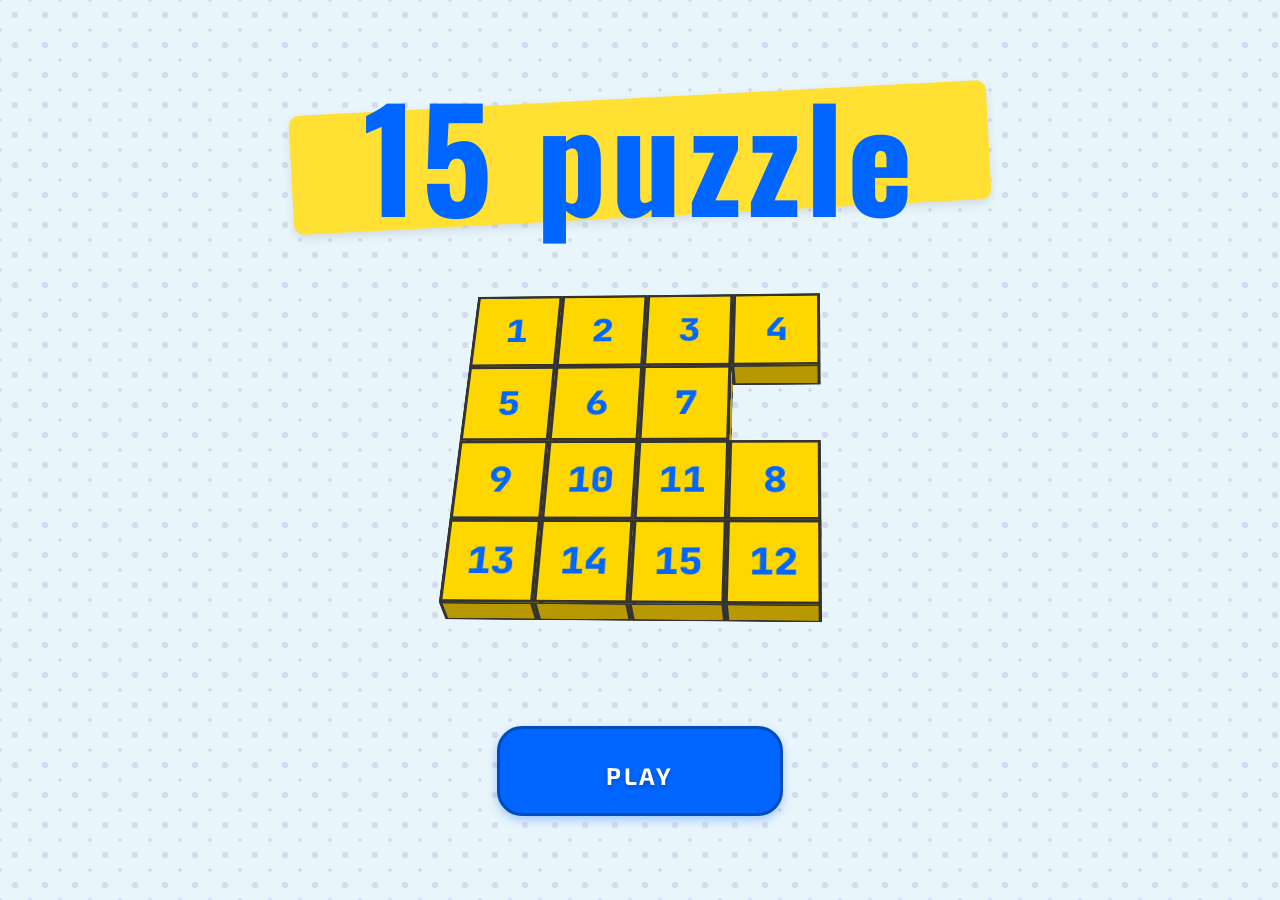
<file: index.html>
<!doctype html>
<html lang="en">
<head>
    <title>15 puzzle game</title>
    <meta charset="utf-8" />
    <meta name="viewport" content="viewport-fit=cover, width=device-width, height=device-height, initial-scale=1.0, maximum-scale=1.0, user-scalable=no" />
    <meta name="apple-mobile-web-app-status-bar-style" content="default">

    <!-- Favicon List -->
    <link rel="apple-touch-icon" sizes="180x180" href="resources/images/apple-touch-icon.png">
    <link rel="icon" type="image/png" sizes="32x32" href="resources/images/favicon-32x32.png">
    <link rel="icon" type="image/png" sizes="16x16" href="resources/images/favicon-16x16.png">
    <link rel="manifest" href="manifest.json">

    <!-- Open Graph data -->
    <meta property="og:type" content="website">
    <meta property="og:image:width" content="512">
    <meta property="og:image:height" content="512">
    <meta property="og:url" content="https://bazhanius.github.io/15-puzzle-game/">
    <meta property="og:image" content="https://bazhanius.github.io/15-puzzle-game/resources/images/icon_512x512.png">
    <meta property="og:title" content="15 puzzle game">
    <meta property="og:description" content="Slide 15 tiles inside square 4×4 frame to order them from 1 to 15.">

    <!-- Styles & scripts by vendors -->
    <link rel="stylesheet" href="https://cdn.materialdesignicons.com/5.0.45/css/materialdesignicons.min.css">
    <script src="resources/js/confetti.js" type="text/javascript"></script>
    <script src="js-analytics-bridge/dist/analytics-bridge.js" type="text/javascript"></script>

    <!-- Styles & scripts -->
    <link href="resources/css/app.css" rel="stylesheet" type="text/css" />
    <link href="resources/css/game-screen.css" rel="stylesheet" type="text/css" />
    <link href="resources/css/main-menu-screen.css" rel="stylesheet" type="text/css" />
    <link href="resources/css/transition-screen.css" rel="stylesheet" type="text/css" />
    <link href="resources/css/result-screen.css" rel="stylesheet" type="text/css" />
    <link href="resources/css/scores-screen.css" rel="stylesheet" type="text/css" />
    <link href="resources/css/countdown-screen.css" rel="stylesheet" type="text/css" />
    <script src="resources/js/modules/counters.js" type="text/javascript"></script>
    <script src="resources/js/modules/field.js" type="text/javascript"></script>
    <script src="resources/js/modules/actions.js" type="text/javascript"></script>
    <script src="resources/js/app.js" type="text/javascript"></script>

</head>
<body>
<!-- Yandex.Metrika counter -->
<script type="text/javascript" >
    (function(m,e,t,r,i,k,a){m[i]=m[i]||function(){(m[i].a=m[i].a||[]).push(arguments)};
        m[i].l=1*new Date();k=e.createElement(t),a=e.getElementsByTagName(t)[0],k.async=1,k.src=r,a.parentNode.insertBefore(k,a)})
    (window, document, "script", "https://mc.yandex.ru/metrika/tag.js", "ym");

    ym(62316157, "init", {
        clickmap:true,
        trackLinks:true,
        accurateTrackBounce:true
    });
</script>
<noscript><div><img src="https://mc.yandex.ru/watch/62316157" style="position:absolute; left:-9999px;" alt="" /></div></noscript>
<!-- /Yandex.Metrika counter -->

<!-- Game Screen -->
<div class="game-screen" style="display: flex;">
    <div class="tiles-container">
        <div class="cube cube-1 pointer-cursor">
            <div class="tile front">1</div>
            <div class="tile back"></div>
            <div class="tile left"></div>
            <div class="tile right"></div>
            <div class="tile top"></div>
            <div class="tile bottom"></div>
        </div>
        <div class="cube cube-2 pointer-cursor">
            <div class="tile front">2</div>
            <div class="tile back"></div>
            <div class="tile left"></div>
            <div class="tile right"></div>
            <div class="tile top"></div>
            <div class="tile bottom"></div>
        </div>
        <div class="cube cube-3 pointer-cursor">
            <div class="tile front">3</div>
            <div class="tile back"></div>
            <div class="tile left"></div>
            <div class="tile right"></div>
            <div class="tile top"></div>
            <div class="tile bottom"></div>
        </div>
        <div class="cube cube-4 pointer-cursor">
            <div class="tile front">4</div>
            <div class="tile back"></div>
            <div class="tile left"></div>
            <div class="tile right"></div>
            <div class="tile top"></div>
            <div class="tile bottom"></div>
        </div>
        <div class="cube cube-5 pointer-cursor">
            <div class="tile front">5</div>
            <div class="tile back"></div>
            <div class="tile left"></div>
            <div class="tile right"></div>
            <div class="tile top"></div>
            <div class="tile bottom"></div>
        </div>
        <div class="cube cube-6 pointer-cursor">
            <div class="tile front">6</div>
            <div class="tile back"></div>
            <div class="tile left"></div>
            <div class="tile right"></div>
            <div class="tile top"></div>
            <div class="tile bottom"></div>
        </div>
        <div class="cube cube-7 pointer-cursor">
            <div class="tile front">7</div>
            <div class="tile back"></div>
            <div class="tile left"></div>
            <div class="tile right"></div>
            <div class="tile top"></div>
            <div class="tile bottom"></div>
        </div>
        <div class="cube cube-8 pointer-cursor">
            <div class="tile front">8</div>
            <div class="tile back"></div>
            <div class="tile left"></div>
            <div class="tile right"></div>
            <div class="tile top"></div>
            <div class="tile bottom"></div>
        </div>
        <div class="cube cube-9 pointer-cursor">
            <div class="tile front">9</div>
            <div class="tile back"></div>
            <div class="tile left"></div>
            <div class="tile right"></div>
            <div class="tile top"></div>
            <div class="tile bottom"></div>
        </div>
        <div class="cube cube-10 pointer-cursor">
            <div class="tile front">10</div>
            <div class="tile back"></div>
            <div class="tile left"></div>
            <div class="tile right"></div>
            <div class="tile top"></div>
            <div class="tile bottom"></div>
        </div>
        <div class="cube cube-11 pointer-cursor">
            <div class="tile front">11</div>
            <div class="tile back"></div>
            <div class="tile left"></div>
            <div class="tile right"></div>
            <div class="tile top"></div>
            <div class="tile bottom"></div>
        </div>
        <div class="cube cube-12 pointer-cursor">
            <div class="tile front">12</div>
            <div class="tile back"></div>
            <div class="tile left"></div>
            <div class="tile right"></div>
            <div class="tile top"></div>
            <div class="tile bottom"></div>
        </div>
        <div class="cube cube-13 pointer-cursor">
            <div class="tile front">13</div>
            <div class="tile back"></div>
            <div class="tile left"></div>
            <div class="tile right"></div>
            <div class="tile top"></div>
            <div class="tile bottom"></div>
        </div>
        <div class="cube cube-14 pointer-cursor">
            <div class="tile front">14</div>
            <div class="tile back"></div>
            <div class="tile left"></div>
            <div class="tile right"></div>
            <div class="tile top"></div>
            <div class="tile bottom"></div>
        </div>
        <div class="cube cube-15 pointer-cursor">
            <div class="tile front">15</div>
            <div class="tile back"></div>
            <div class="tile left"></div>
            <div class="tile right"></div>
            <div class="tile top"></div>
            <div class="tile bottom"></div>
        </div>
    </div>

    <div class="game-metrics hidden">
        <div class="game-moves">0</div>
        <div class="game-time">00:00</div>
    </div>

</div>
<!-- /Game Screen -->

<!-- Main Menu Screen -->
<div class="main-menu-screen" style="display: flex;">

    <div class="game-title">
        <span class="game-title__text">15 puzzle</span>
    </div>

    <div class="main-menu-preview">
        <!-- Preview uses the same tiles from game-screen -->
    </div>

    <div class="main-menu-options">
        <div class="game-menu-option" id="start">
            <span class="game-menu-option__icon mdi mdi-play-circle-outline"></span>
            <span class="game-menu-option__title">Play</span>
        </div>
    </div>

</div>
<!-- /Main Menu Screen -->

<!-- Result Screen -->
<div class="result-screen" style="display: none;">

    <div class="result-screen__header">
        <div class="game-title">
            <span class="game-title__text game-title__text-small">Congratulations!</span>
        </div>
    </div>

    <div class="check-mark">
        <svg id="check-mark" xmlns="http://www.w3.org/2000/svg" width="512" height="512" viewBox="0 0 512 512">
            <circle class="check-mark-fig-1" cx="256" cy="257" r="239"/>
            <path class="check-mark-fig-2" d="M144,247l81,79L367,186"/>
        </svg>
    </div>
    
    <div class="result-score-display">
        <div class="result-moves">0</div>
        <div class="result-time">00:00</div>
    </div>

    <div class="result-screen__highlights">
        <div class="highlights__input-container">
            <label class="input-container__label">Type nickname to save score:</label>
            <input class="input-container__input"
                   type="text"
                   maxlength="20"
                   autocomplete="off"
                   autocorrect="off"
                   autocapitalize="off"
                   spellcheck="false"
                   placeholder="e.g. Jordan">
        </div>
        <div class="game-menu-option" id="save">
            <span class="game-menu-option__icon mdi mdi-content-save"></span>
            <span class="game-menu-option__title">Save</span>
        </div>
    </div>

</div>
<!-- /Result Screen -->

<!-- Scores Screen -->
<div class="scores-screen" style="display: none;">
    <div class="game-title">
        <span class="game-title__text game-title__text-small">High scores</span>
    </div>
    <div class="scores-container">
        <table>
            <thead>
            <tr>
                <th>№</th>
                <th>Nickname</th>
                <th>Moves</th>
                <th>Time</th>
            </tr>
            </thead>
            <tbody class="high-scores">
            <tr>
                <td colspan="4">No data.</td>
            </tr>
            </tbody>

        </table>
    </div>
</div>
<!-- /Scores Screen -->

<!-- Main menu button -->
<div class="x-close">
    <div class="game-menu-option">
        <span class="game-menu-option__icon mdi mdi-arrow-left"></span>
        <span class="game-menu-option__title">Menu</span>
    </div>
</div>
<!-- /Main menu button -->

<!-- Transition Screen -->
<div class="transition-screen" style="display: none;">
    <div class="circle"></div>
</div>
<!-- /Transition Screen -->

<!-- Countdown Screen -->
<div class="countdown" style="display: none;">
    <div class="countdown__digit digit__delay-1">3</div>
    <div class="countdown__digit digit__delay-2">2</div>
    <div class="countdown__digit digit__delay-3">1</div>
    <div class="countdown__digit digit__delay-4">GO!</div>
</div>
<!-- /Countdown Screen -->

</body>
</html>
</file>
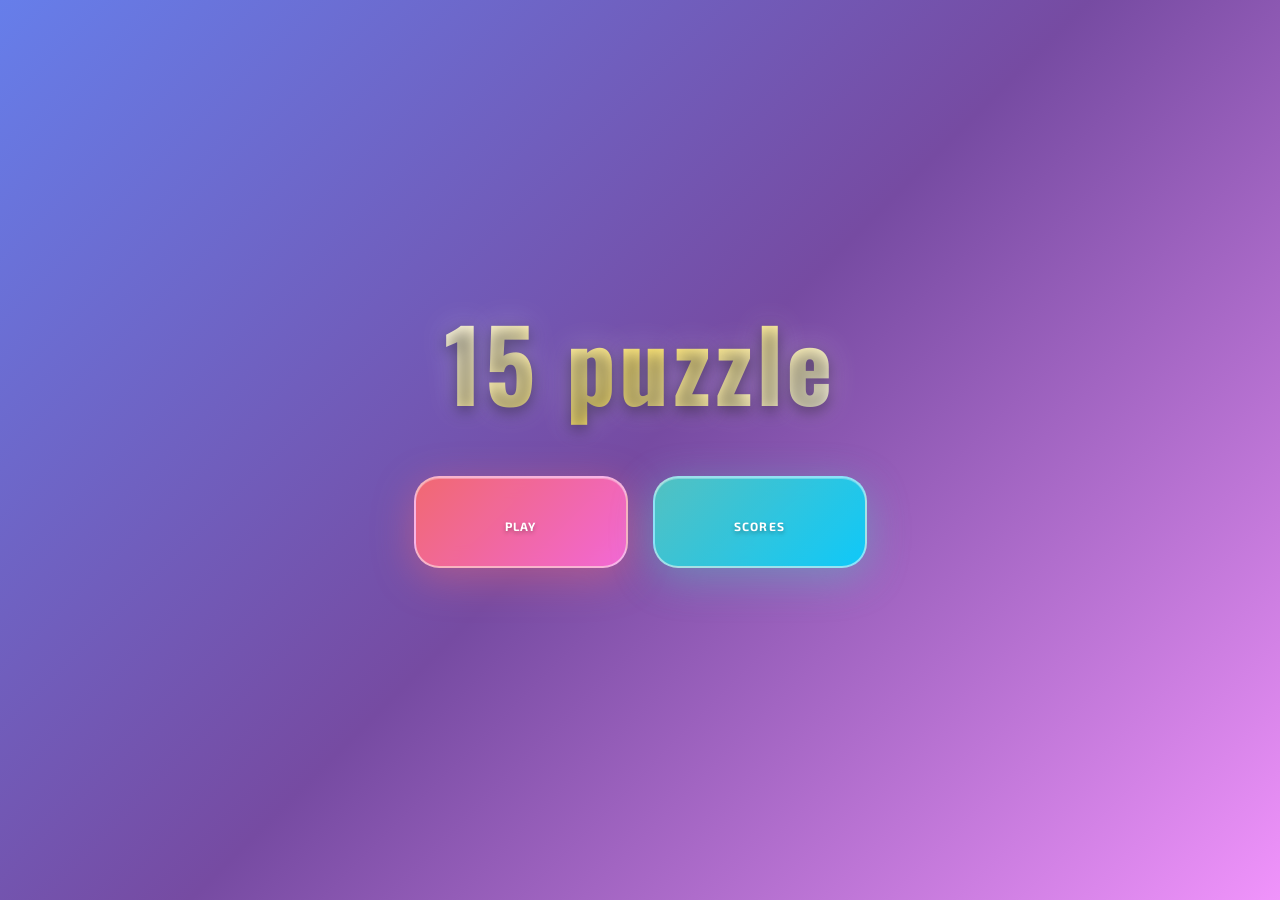
<file: docs/index.html>
<!doctype html>
<html lang="en">
<head>
    <title>15 puzzle game</title>
    <meta charset="utf-8" />
    <meta name="viewport" content="viewport-fit=cover, width=device-width, height=device-height, initial-scale=1.0, maximum-scale=1.0, user-scalable=no" />
    <meta name="apple-mobile-web-app-status-bar-style" content="default">

    <!-- Favicon List -->
    <link rel="apple-touch-icon" sizes="180x180" href="resources/images/apple-touch-icon.png">
    <link rel="icon" type="image/png" sizes="32x32" href="resources/images/favicon-32x32.png">
    <link rel="icon" type="image/png" sizes="16x16" href="resources/images/favicon-16x16.png">
    <link rel="manifest" href="https://bazhanius.github.io/15-puzzle-game/manifest.json">

    <!-- Open Graph data -->
    <meta property="og:type" content="website">
    <meta property="og:image:width" content="512">
    <meta property="og:image:height" content="512">
    <meta property="og:url" content="https://bazhanius.github.io/15-puzzle-game/">
    <meta property="og:image" content="https://bazhanius.github.io/15-puzzle-game/resources/images/icon_512x512.png">
    <meta property="og:title" content="15 puzzle game">
    <meta property="og:description" content="Slide 15 tiles inside square 4×4 frame to order them from 1 to 15.">

    <!-- Styles & scripts by vendors -->
    <link rel="stylesheet" href="https://cdn.materialdesignicons.com/5.0.45/css/materialdesignicons.min.css">
    <script src="resources/js/confetti.js" type="text/javascript"></script>

    <!-- Styles & scripts -->
    <link href="resources/css/app.css" rel="stylesheet" type="text/css" />
    <link href="resources/css/game-screen.css" rel="stylesheet" type="text/css" />
    <link href="resources/css/main-menu-screen.css" rel="stylesheet" type="text/css" />
    <link href="resources/css/transition-screen.css" rel="stylesheet" type="text/css" />
    <link href="resources/css/result-screen.css" rel="stylesheet" type="text/css" />
    <link href="resources/css/scores-screen.css" rel="stylesheet" type="text/css" />
    <link href="resources/css/countdown-screen.css" rel="stylesheet" type="text/css" />
    <script src="resources/js/modules/counters.js" type="text/javascript"></script>
    <script src="resources/js/modules/field.js" type="text/javascript"></script>
    <script src="resources/js/modules/actions.js" type="text/javascript"></script>
    <script src="resources/js/app.js" type="text/javascript"></script>

</head>
<body>
<!-- Yandex.Metrika counter -->
<script type="text/javascript" >
    (function(m,e,t,r,i,k,a){m[i]=m[i]||function(){(m[i].a=m[i].a||[]).push(arguments)};
        m[i].l=1*new Date();k=e.createElement(t),a=e.getElementsByTagName(t)[0],k.async=1,k.src=r,a.parentNode.insertBefore(k,a)})
    (window, document, "script", "https://mc.yandex.ru/metrika/tag.js", "ym");

    ym(62316157, "init", {
        clickmap:true,
        trackLinks:true,
        accurateTrackBounce:true
    });
</script>
<noscript><div><img src="https://mc.yandex.ru/watch/62316157" style="position:absolute; left:-9999px;" alt="" /></div></noscript>
<!-- /Yandex.Metrika counter -->

<!-- Game Screen -->
<div class="game-screen" style="display: flex;">
    <div class="tiles-container">
        <div class="cube cube-1 pointer-cursor">
            <div class="tile front">1</div>
            <div class="tile left"></div>
            <div class="tile right"></div>
            <div class="tile top"></div>
            <div class="tile bottom"></div>
        </div>
        <div class="cube cube-2 pointer-cursor">
            <div class="tile front">2</div>
            <div class="tile left"></div>
            <div class="tile right"></div>
            <div class="tile top"></div>
            <div class="tile bottom"></div>
        </div>
        <div class="cube cube-3 pointer-cursor">
            <div class="tile front">3</div>
            <div class="tile left"></div>
            <div class="tile right"></div>
            <div class="tile top"></div>
            <div class="tile bottom"></div>
        </div>
        <div class="cube cube-4 pointer-cursor">
            <div class="tile front">4</div>
            <div class="tile left"></div>
            <div class="tile right"></div>
            <div class="tile top"></div>
            <div class="tile bottom"></div>
        </div>
        <div class="cube cube-5 pointer-cursor">
            <div class="tile front">5</div>
            <div class="tile left"></div>
            <div class="tile right"></div>
            <div class="tile top"></div>
            <div class="tile bottom"></div>
        </div>
        <div class="cube cube-6 pointer-cursor">
            <div class="tile front">6</div>
            <div class="tile left"></div>
            <div class="tile right"></div>
            <div class="tile top"></div>
            <div class="tile bottom"></div>
        </div>
        <div class="cube cube-7 pointer-cursor">
            <div class="tile front">7</div>
            <div class="tile left"></div>
            <div class="tile right"></div>
            <div class="tile top"></div>
            <div class="tile bottom"></div>
        </div>
        <div class="cube cube-8 pointer-cursor">
            <div class="tile front">8</div>
            <div class="tile left"></div>
            <div class="tile right"></div>
            <div class="tile top"></div>
            <div class="tile bottom"></div>
        </div>
        <div class="cube cube-9 pointer-cursor">
            <div class="tile front">9</div>
            <div class="tile left"></div>
            <div class="tile right"></div>
            <div class="tile top"></div>
            <div class="tile bottom"></div>
        </div>
        <div class="cube cube-10 pointer-cursor">
            <div class="tile front">10</div>
            <div class="tile left"></div>
            <div class="tile right"></div>
            <div class="tile top"></div>
            <div class="tile bottom"></div>
        </div>
        <div class="cube cube-11 pointer-cursor">
            <div class="tile front">11</div>
            <div class="tile left"></div>
            <div class="tile right"></div>
            <div class="tile top"></div>
            <div class="tile bottom"></div>
        </div>
        <div class="cube cube-12 pointer-cursor">
            <div class="tile front">12</div>
            <div class="tile left"></div>
            <div class="tile right"></div>
            <div class="tile top"></div>
            <div class="tile bottom"></div>
        </div>
        <div class="cube cube-13 pointer-cursor">
            <div class="tile front">13</div>
            <div class="tile left"></div>
            <div class="tile right"></div>
            <div class="tile top"></div>
            <div class="tile bottom"></div>
        </div>
        <div class="cube cube-14 pointer-cursor">
            <div class="tile front">14</div>
            <div class="tile left"></div>
            <div class="tile right"></div>
            <div class="tile top"></div>
            <div class="tile bottom"></div>
        </div>
        <div class="cube cube-15 pointer-cursor">
            <div class="tile front">15</div>
            <div class="tile left"></div>
            <div class="tile right"></div>
            <div class="tile top"></div>
            <div class="tile bottom"></div>
        </div>
    </div>

    <div class="game-metrics hidden">
        <div class="game-moves">0</div>
        <div class="game-time">00:00</div>
    </div>

</div>
<!-- /Game Screen -->

<!-- Main Menu Screen -->
<div class="main-menu-screen" style="display: flex;">

    <div class="game-title">
        <span class="game-title__text">15 puzzle</span>
    </div>

    <div class="main-menu-options">
        <div class="game-menu-option" id="start">
            <span class="game-menu-option__icon mdi mdi-play-circle-outline"></span>
            <span class="game-menu-option__title">Play</span>
        </div>
        <div class="game-menu-option" id="scores">
            <span class="game-menu-option__icon mdi mdi-format-list-numbered"></span>
            <span class="game-menu-option__title">Scores</span>
        </div>
    </div>

</div>
<!-- /Main Menu Screen -->

<!-- Result Screen -->
<div class="result-screen" style="display: none;">

    <div class="result-screen__header">
        <div class="game-title">
            <span class="game-title__text game-title__text-small">Congratulations!</span>
        </div>
    </div>

    <div class="check-mark">
        <svg id="check-mark" xmlns="http://www.w3.org/2000/svg" width="512" height="512" viewBox="0 0 512 512">
            <circle class="check-mark-fig-1" cx="256" cy="257" r="239"/>
            <path class="check-mark-fig-2" d="M144,247l81,79L367,186"/>
        </svg>
    </div>

    <div class="result-screen__highlights">
        <div class="highlights__input-container">
            <label class="input-container__label">Type nickname to save score:</label>
            <input class="input-container__input"
                   type="text"
                   maxlength="20"
                   autocomplete="off"
                   autocorrect="off"
                   autocapitalize="off"
                   spellcheck="false"
                   placeholder="e.g. Jordan">
        </div>
        <div class="game-menu-option" id="save">
            <span class="game-menu-option__icon mdi mdi-content-save"></span>
            <span class="game-menu-option__title">Save</span>
        </div>
    </div>

</div>
<!-- /Result Screen -->

<!-- Scores Screen -->
<div class="scores-screen" style="display: none;">
    <div class="game-title">
        <span class="game-title__text game-title__text-small">High scores</span>
    </div>
    <div class="scores-container">
        <table>
            <thead>
            <tr>
                <th>№</th>
                <th>Nickname</th>
                <th>Moves</th>
                <th>Time</th>
            </tr>
            </thead>
            <tbody class="high-scores">
            <tr>
                <td colspan="4">No data.</td>
            </tr>
            </tbody>

        </table>
    </div>
</div>
<!-- /Scores Screen -->

<!-- Main menu button -->
<div class="x-close">
    <div class="game-menu-option">
        <span class="game-menu-option__icon mdi mdi-arrow-left"></span>
        <span class="game-menu-option__title">Menu</span>
    </div>
</div>
<!-- /Main menu button -->

<!-- Transition Screen -->
<div class="transition-screen" style="display: none;">
    <div class="circle"></div>
</div>
<!-- /Transition Screen -->

<!-- Countdown Screen -->
<div class="countdown" style="display: none;">
    <div class="countdown__digit digit__delay-1">3</div>
    <div class="countdown__digit digit__delay-2">2</div>
    <div class="countdown__digit digit__delay-3">1</div>
    <div class="countdown__digit digit__delay-4">GO!</div>
</div>
<!-- /Countdown Screen -->

</body>
</html>
</file>
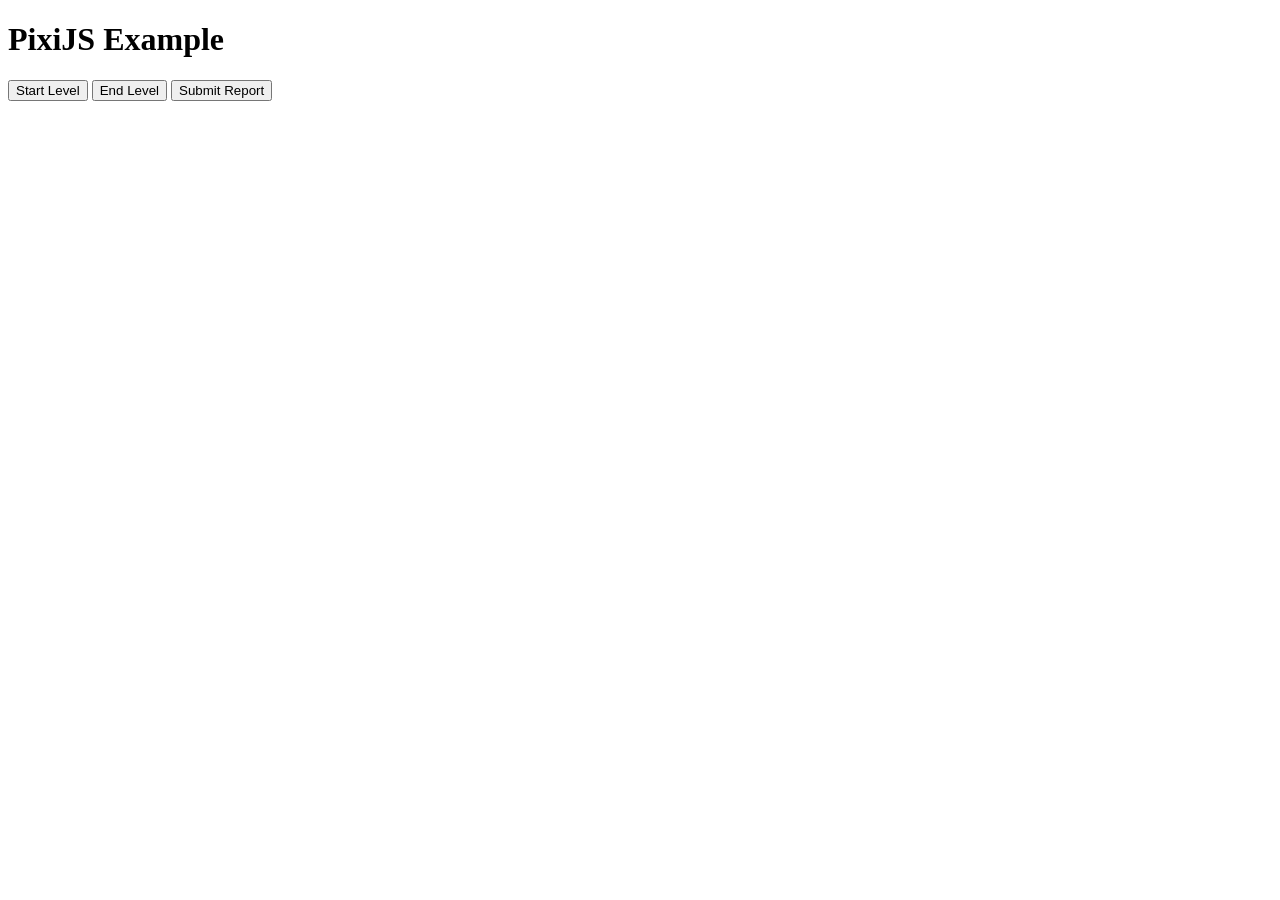
<file: js-analytics-bridge/examples/pixijs-example.html>
<!DOCTYPE html>
<html>
<head>
    <title>PixiJS Example with Analytics</title>
    <script src="https://pixijs.download/release/pixi.min.js"></script>
    <script src="../dist/analytics-bridge.js"></script>
</head>
<body>
    <h1>PixiJS Example</h1>
    <div id="game-container"></div>
    <div style="margin-top: 10px;">
        <button onclick="startLevel('level_1')">Start Level</button>
        <button onclick="endLevel('level_1', true, 100)">End Level</button>
        <button onclick="submitAnalytics()">Submit Report</button>
    </div>

    <script>
        const app = new PIXI.Application({ width: 800, height: 600 });
        document.getElementById('game-container').appendChild(app.view);

        const analytics = new AnalyticsManager();

        // Initialize
        analytics.initialize('pixijs_game_123', 'player_session_456');

        // Graphics
        const graphics = new PIXI.Graphics();
        graphics.beginFill(0xDE3249);
        graphics.drawRect(50, 50, 100, 100);
        graphics.endFill();
        app.stage.addChild(graphics);

        // Track performance
        app.ticker.add(() => {
            if (app.ticker.FPS) {
                analytics.addRawMetric('fps', app.ticker.FPS.toFixed(2));
            }
            graphics.rotation += 0.01;
        });

        let levelStartTime = 0;

        // Game logic
        function startLevel(levelId) {
            analytics.startLevel(levelId);
            levelStartTime = Date.now();
            console.log('Level Started');
        }

        function endLevel(levelId, success, xpEarned) {
            const timeTaken = Date.now() - levelStartTime;
            analytics.endLevel(levelId, success, timeTaken, xpEarned);
            console.log('Level Ended');
        }

        function submitAnalytics() {
            analytics.submitReport();
        }
    </script>
</body>
</html>
</file>
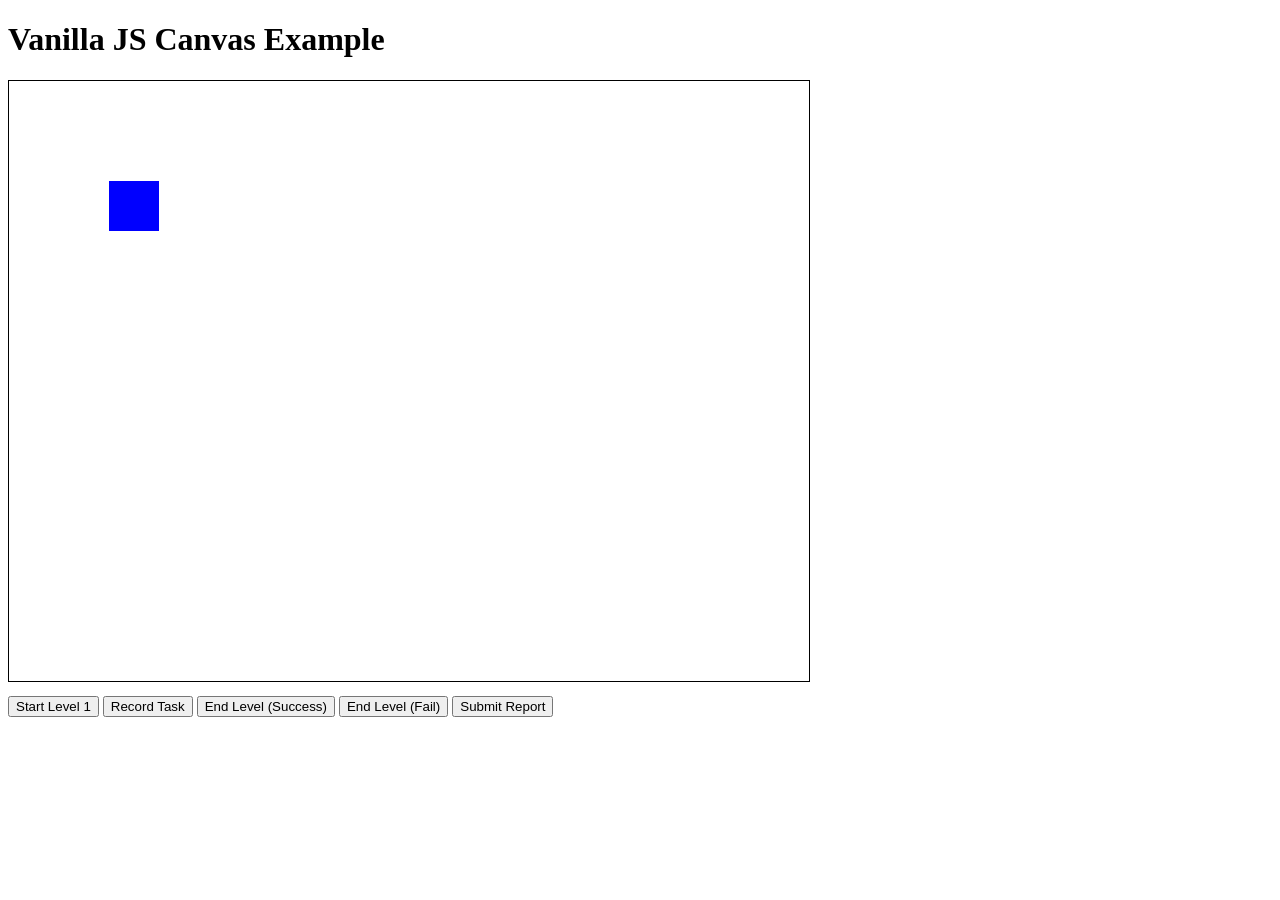
<file: js-analytics-bridge/examples/vanilla-example.html>
<!DOCTYPE html>
<html>
<head>
  <title>Canvas Game with Analytics</title>
</head>
<body>
  <h1>Vanilla JS Canvas Example</h1>
  <canvas id="gameCanvas" width="800" height="600" style="border:1px solid #000;"></canvas>
  <div style="margin-top: 10px;">
    <button onclick="startLevel('level_1')">Start Level 1</button>
    <button onclick="recordTask()">Record Task</button>
    <button onclick="endLevel('level_1', true)">End Level (Success)</button>
    <button onclick="endLevel('level_1', false)">End Level (Fail)</button>
    <button onclick="submitAnalytics()">Submit Report</button>
  </div>
  
  <script src="../dist/analytics-bridge.js"></script>
  <script>
    // AnalyticsManager is available as global Class
    const analytics = new AnalyticsManager(); 
    analytics.initialize('canvas_game_123', 'player_session_456');
    
    // Your game logic
    const canvas = document.getElementById('gameCanvas');
    const ctx = canvas.getContext('2d');
    
    let levelStartTime = 0;
    
    function startLevel(levelId) {
      analytics.startLevel(levelId);
      levelStartTime = Date.now();
      console.log('Level started:', levelId);
    }
    
    function recordTask() {
        // Simulate a task
        analytics.recordTask(
            'level_1',
            'task_' + Date.now(),
            'What is 2+2?',
            '4',
            '4',
            1500,
            10
        );
        console.log('Task recorded');
    }

    function endLevel(levelId, success) {
      const timeTaken = Date.now() - levelStartTime;
      const xp = success ? 100 : 0;
      analytics.endLevel(levelId, success, timeTaken, xp);
      console.log('Level ended:', levelId, 'Success:', success);
    }
    
    function submitAnalytics() {
      analytics.submitReport();
    }
    
    // Track FPS
    let lastTime = Date.now();
    let fps = 0;
    
    function gameLoop() {
      const now = Date.now();
      fps = Math.round(1000 / (now - lastTime));
      lastTime = now;
      
      // Update FPS metric every second
      if (now % 1000 < 16) {
        analytics.addRawMetric('fps', fps.toString());
      }
      
      // Your game rendering code
      ctx.clearRect(0, 0, canvas.width, canvas.height);
      ctx.fillStyle = 'blue';
      ctx.fillRect(100, 100, 50, 50);
      
      requestAnimationFrame(gameLoop);
    }
    
    gameLoop();
  </script>
</body>
</html>
</file>
<file: resources/css/app.css>
/**
 *
 * Copyright (c) 2020 Alexander Bazhanov
 * https://github.com/bazhanius/
 *
 */

@import url('https://fonts.googleapis.com/css?family=Exo+2:400,600,700&display=swap&subset=cyrillic,cyrillic-ext,latin-ext');
@import url('https://fonts.googleapis.com/css2?family=Oswald:wght@200;300;400;500;600;700&display=swap');
@import url('https://fonts.googleapis.com/css2?family=JetBrains+Mono:wght@400;600;700&display=swap');

html {
    height: 100%;
    width: 100%;
    margin: 0;
    padding: 0;
    overflow: hidden;
}

@media only screen and (max-width: 768px) {
    html {
        height: 100dvh;
        height: -webkit-fill-available;
    }
}

@media only screen and (max-width: 768px) {
    body {
        --tile-width: 18vw;
    }
}

@media only screen and (min-width: 769px) and (max-width: 1024px) {
    body {
        --tile-width: 12vh;
    }
}

@media only screen and (min-width: 1025px) and (orientation: landscape) {
    body {
        --tile-width: 10vh;
    }
}

@media only screen and (min-width: 1025px) and (orientation: portrait) {
    body {
        --tile-width: 15vw;
    }
}

@media only screen and (max-width: 480px) {
    body {
        --tile-width: 20vw;
    }
}

body {
    --primary: #ff6b6b;
    --primary-dark: #ee5a6f;
    --primary-light: #ff8787;
    --secondary: #4ecdc4;
    --secondary-dark: #45b7af;
    --accent: #ffe66d;
    --success: #06ffa5;
    --danger: #ff006e;
    --purple: #a05bff;
    --pink: #ff6bd9;
    --blue: #00d4ff;
    --black: #1a1a2e;
    --white: #ffffff;
    --gray-50: #f8f9fa;
    --gray-100: #e9ecef;
    --gray-200: #dee2e6;
    --gray-700: #495057;
    --gray-800: #343a40;
    --gray-900: #212529;
    width: 100%;
    height: 100%;
    margin: 0;
    padding: 0;
    font-family: "Exo 2", sans-serif;
    color: var(--black);
    box-sizing: border-box;
    background: radial-gradient(circle, #FFD700 20%, transparent 20%),
                radial-gradient(circle, #FFD700 20%, transparent 20%);
    background-color: #FFF200;
    background-position: 0 0, 10px 10px;
    background-size: 20px 20px;
    overflow: hidden;
    position: fixed;
    touch-action: none;
    -webkit-overflow-scrolling: touch;
    overscroll-behavior: none;
}

@media only screen and (max-width: 768px) {
    body {
        height: 100dvh;
        height: -webkit-fill-available;
    }
}

a {
    color: var(--gray-lite);
    text-decoration: none;
}
a:hover, a:focus {
    color: var(--gray);
}

.hidden {
    opacity: 0;
}

canvas {
    pointer-events: none;
}

.grabbing-cursor {
    cursor: grabbing;
}

.pointer-cursor {
    cursor: pointer;
}

.x-close {
    display: none;
    position: absolute;
    top: clamp(15px, 2vh, 25px);
    left: clamp(15px, 2vw, 25px);
    margin: 0;
    padding: 0;
    z-index: 100;
}

@media only screen and (max-width: 768px) {
    .x-close {
        top: clamp(10px, 1.5vh, 18px);
        left: clamp(10px, 1.5vw, 18px);
    }
    
    .x-close .game-menu-option {
        padding: clamp(10px, 1.5vh, 14px) clamp(20px, 3vw, 28px);
        font-size: clamp(12px, 1.7vw, 15px);
        min-width: clamp(85px, 11vw, 120px);
        gap: clamp(5px, 0.9vw, 9px);
    }
    
    .x-close .game-menu-option__icon {
        font-size: clamp(20px, 4vw, 30px);
        margin: 0;
        padding: 0;
    }
    
    .x-close .game-menu-option__title {
        font-size: clamp(12px, 1.7vw, 15px);
        margin: 0;
        padding: 0;
    }
}

@media only screen and (max-width: 480px) {
    .x-close {
        top: clamp(8px, 1.2vh, 15px);
        left: clamp(8px, 1.2vw, 15px);
    }
    
    .x-close .game-menu-option {
        padding: clamp(9px, 1.3vh, 12px) clamp(18px, 2.8vw, 24px);
        font-size: clamp(11px, 1.6vw, 14px);
        min-width: clamp(80px, 10vw, 110px);
        gap: clamp(5px, 0.8vw, 8px);
    }
    
    .x-close .game-menu-option__icon {
        font-size: clamp(18px, 3.5vw, 26px);
        margin: 0;
        padding: 0;
    }
    
    .x-close .game-menu-option__title {
        font-size: clamp(11px, 1.6vw, 14px);
        margin: 0;
        padding: 0;
    }
}

@media only screen and (max-height: 700px) {
    .x-close {
        top: clamp(10px, 1.5vh, 18px);
    }
    
    .x-close .game-menu-option {
        padding: clamp(8px, 1.2vh, 12px) clamp(18px, 2.5vw, 24px);
        font-size: clamp(11px, 1.5vw, 14px);
        min-width: clamp(80px, 10vw, 115px);
        gap: clamp(5px, 0.8vw, 8px);
    }
    
    .x-close .game-menu-option__icon {
        font-size: clamp(18px, 3vw, 26px);
        margin: 0;
        padding: 0;
    }
    
    .x-close .game-menu-option__title {
        font-size: clamp(11px, 1.5vw, 14px);
        margin: 0;
        padding: 0;
    }
}

@media only screen and (max-height: 600px) {
    .x-close {
        top: clamp(8px, 1.2vh, 15px);
    }
    
    .x-close .game-menu-option {
        padding: clamp(7px, 1vh, 10px) clamp(16px, 2.2vw, 22px);
        font-size: clamp(10px, 1.4vw, 13px);
        min-width: clamp(75px, 9vw, 105px);
        gap: clamp(4px, 0.7vw, 7px);
    }
    
    .x-close .game-menu-option__icon {
        font-size: clamp(16px, 2.8vw, 24px);
        margin: 0;
        padding: 0;
    }
    
    .x-close .game-menu-option__title {
        font-size: clamp(10px, 1.4vw, 13px);
        margin: 0;
        padding: 0;
    }
}

.x-close .game-menu-option {
    background: rgba(255, 255, 255, 0.95);
    backdrop-filter: blur(10px);
    border-radius: 50px;
    padding: clamp(12px, 1.8vh, 18px) clamp(24px, 3.5vw, 36px);
    border: clamp(2px, 0.3vw, 3px) solid #0066FF;
    transition: all 0.3s ease;
    color: #0066FF;
    font-size: clamp(13px, 1.8vw, 17px);
    min-width: clamp(95px, 12vw, 140px);
    display: flex;
    flex-direction: row;
    align-items: center;
    justify-content: center;
    gap: clamp(6px, 1vw, 10px);
}

.x-close .game-menu-option__icon {
    font-size: clamp(22px, 3.8vw, 34px);
    margin: 0;
    padding: 0;
    line-height: 1;
}

.x-close .game-menu-option__title {
    font-size: clamp(13px, 1.8vw, 17px);
    line-height: 1;
    margin: 0;
    padding: 0;
}

.x-close .game-menu-option__icon,
.x-close .game-menu-option__title {
    color: #0066FF;
    text-shadow: none;
}

.x-close .game-menu-option:hover {
    background: rgba(255, 255, 255, 1);
    transform: translateY(-2px);
    box-shadow: 0 8px 20px rgba(0, 102, 255, 0.3);
}

/* Not used */
.shake-effect {
    animation: shake-effect 1s cubic-bezier(.36,.07,.19,.97) both;
    transform: translate3d(0, 0, 0) rotateX(10deg);
    backface-visibility: hidden;
    /*perspective: 1000px;*/
}

@keyframes shake-effect {
    10%, 90% {
        transform: translate3d(-1vw, 0, 0) rotateX(10deg);
    }
    20%, 80% {
        transform: translate3d(2vw, 0, 0) rotateX(-40deg);
    }
    30%, 50%, 70% {
        transform: translate3d(-4vw, 0, 0) rotateX(40deg);
    }
    40%, 60% {
        transform: translate3d(4vw, 0, 0) rotateX(10deg);
    }
}

kbd {
    display: inline-block;
    padding: 3px 5px;
    font: 11px SFMono-Regular, Consolas, Liberation Mono, Menlo, monospace;
    line-height: normal;
    line-height: 10px;
    color: #444d56;
    vertical-align: middle;
    background-color: #fafbfc;
    border: 1px solid #d1d5da;
    border-radius: 3px;
    box-shadow: inset 0 -1px 0 #d1d5da;
}
</file>
<file: resources/css/game-screen.css>
/**
 *
 * Copyright (c) 2020 Alexander Bazhanov
 * https://github.com/bazhanius/
 *
 */

.game-screen {
    position: absolute;
    top: 0;
    left: 0;
    display: flex;
    justify-content: center;
    align-items: center;
    flex-direction: column;
    width: 100%;
    height: 100%;
    border: 0;
    margin: 0;
    padding: max(40px, env(safe-area-inset-top)) max(30px, env(safe-area-inset-right)) max(40px, env(safe-area-inset-bottom)) max(30px, env(safe-area-inset-left));
    overflow: hidden;
    perspective: 1800px;
    perspective-origin: 50% 40%;
    background: radial-gradient(circle, #d5dcf2 3.5px, transparent 3.5px),
                radial-gradient(circle, #d5dcf2 2px, transparent 2px);
    background-color: #e8f5fa;
    background-position: 0 0, 15px 15px;
    background-size: 30px 30px;
    z-index: 0;
    box-sizing: border-box;
}

@media only screen and (max-width: 768px) {
    .game-screen {
        padding: max(60px, env(safe-area-inset-top)) max(40px, env(safe-area-inset-right)) max(60px, env(safe-area-inset-bottom)) max(40px, env(safe-area-inset-left));
    }
}

@media only screen and (max-width: 480px) {
    .game-screen {
        padding: max(50px, env(safe-area-inset-top)) max(35px, env(safe-area-inset-right)) max(50px, env(safe-area-inset-bottom)) max(35px, env(safe-area-inset-left));
    }
}

.game-metrics {
    display: flex;
    justify-content: space-between;
    font-family: "JetBrains Mono", monospace;
    width: calc(var(--tile-width) * 4);
    color: #333;
    position: absolute;
    bottom: clamp(30px, 4vh, 50px);
    left: 50%;
    transform: translateX(-50%);
    background: rgba(255, 255, 255, 0.95);
    backdrop-filter: blur(10px);
    border-radius: 20px;
    padding: 15px 25px;
    border: 3px solid #0066FF;
    font-size: calc(var(--tile-width) * 0.25);
    font-weight: 600;
    letter-spacing: 0.05em;
    box-shadow: 0 8px 24px rgba(0, 0, 0, 0.15);
}

@media only screen and (max-width: 768px) {
    .game-metrics {
        bottom: clamp(25px, 3.5vh, 40px);
        padding: 12px 20px;
        border-radius: 15px;
        font-size: calc(var(--tile-width) * 0.2);
    }
}

@media only screen and (max-width: 480px) {
    .game-metrics {
        bottom: clamp(20px, 3vh, 35px);
        padding: 10px 15px;
    }
}

@media only screen and (max-height: 700px) {
    .game-metrics {
        bottom: clamp(20px, 3vh, 30px);
        padding: 10px 18px;
        font-size: calc(var(--tile-width) * 0.22);
    }
}

@media only screen and (max-height: 600px) {
    .game-metrics {
        bottom: clamp(15px, 2.5vh, 25px);
        padding: 8px 15px;
        font-size: calc(var(--tile-width) * 0.2);
    }
}

.tiles-container {
    display: inline-block;
    width: calc(var(--tile-width) * 4);
    height: calc(var(--tile-width) * 4);
    background: transparent;
    border-radius: 0;
    transform-style: preserve-3d;
    transform: rotateX(35deg) rotateY(-5deg) rotateZ(3deg);
    cursor: grab;
    padding: 0;
    box-shadow: none;
    border: none;
    touch-action: none;
    -webkit-user-select: none;
    user-select: none;
}

.start-position {
    transform: rotateX(35deg) rotateY(-5deg) rotateZ(3deg);
    animation: to-start 60s 1 linear;
}

.end-position {
    animation: to-end 4s 1 linear;
}

@keyframes to-start {
    0%   {transform: rotateX(35deg) rotateY(-5deg) rotateZ(0);}
    100% {transform: rotateX(35deg) rotateY(-5deg) rotateZ(3deg);}
}
@keyframes to-end {
    0%   {transform: rotateX(35deg) rotateY(-5deg) rotateZ(3deg);}
    100% {transform: rotateX(35deg) rotateY(-5deg) rotateZ(3deg);}
}
@keyframes rotate {
    0%   {transform: rotateY(0deg);}
    100% {transform: rotateY(360deg);}
}

.cube {
    --d: calc(var(--tile-width) * 0.4); /* full depth (40% of width) */
    --h: calc(var(--tile-width) * 0.2); /* half depth */
    
    width: var(--tile-width);
    height: var(--tile-width);
    transform-style: preserve-3d;
    transition: transform 200ms cubic-bezier(0.4, 0, 0.2, 1), filter 200ms ease;
    position: absolute;
    touch-action: manipulation;
    -webkit-tap-highlight-color: transparent;
}

.tile {
    width: var(--tile-width);
    height: var(--tile-width);
    position: absolute;
    box-sizing: border-box;
    border-radius: 0;
    border: none;
    display: flex;
    justify-content: center;
    align-items: center;
    font-family: "JetBrains Mono", monospace;
    font-size: calc(var(--tile-width) / 2.3);
    font-weight: 800;
    color: #0066FF;
    text-shadow: none;
}

@media only screen and (max-width: 768px) {
    .tile {
        border-radius: 0;
        font-size: calc(var(--tile-width) / 3);
    }
    
    .tiles-container {
        border-radius: 0;
        padding: 0;
    }
}

.front {
    transform: translateZ(var(--h));
    background: #FFD700;
    border: 3px solid #333;
}

.back {
    transform: rotateY(180deg) translateZ(var(--h));
    background: #B89800;
    border: 3px solid #333;
}

.left {
    width: var(--d);
    height: var(--tile-width);
    left: calc(50% - var(--h));
    transform: rotateY(-90deg) translateZ(calc(var(--tile-width) / 2));
    background: #D4B800;
    border: 3px solid #333;
}

.right {
    width: var(--d);
    height: var(--tile-width);
    left: calc(50% - var(--h));
    transform: rotateY(90deg) translateZ(calc(var(--tile-width) / 2));
    background: #C4A800;
    border: 3px solid #333;
}

.top {
    width: var(--tile-width);
    height: var(--d);
    top: calc(50% - var(--h));
    transform: rotateX(90deg) translateZ(calc(var(--tile-width) / 2));
    background: #FFE033;
    border: 3px solid #333;
}

.bottom {
    width: var(--tile-width);
    height: var(--d);
    top: calc(50% - var(--h));
    transform: rotateX(-90deg) translateZ(calc(var(--tile-width) / 2));
    background: #B89800;
    border: 3px solid #333;
}

.cube.pointer-cursor:hover .front,
.cube.pointer-cursor:active .front {
    background: #FFEB3B;
    border: 3px solid #0066FF;
}

.cube.pointer-cursor:hover .top,
.cube.pointer-cursor:active .top {
    background: #FFF176;
}

.cube.pointer-cursor:hover .left,
.cube.pointer-cursor:hover .right,
.cube.pointer-cursor:active .left,
.cube.pointer-cursor:active .right {
    background: #FFE082;
}

.cube.pointer-cursor:active {
    transform: scale3d(0.96, 0.96, 0.96);
}

.cube {transform: translateX(5vw)}

.cube-1  {transform: translateX(0) translateY(0);}
.cube-2  {transform: translateX(calc(var(--tile-width))) translateY(0);}
.cube-3  {transform: translateX(calc(var(--tile-width) * 2)) translateY(0);}
.cube-4  {transform: translateX(calc(var(--tile-width) * 3)) translateY(0);}
.cube-5  {transform: translateX(0)  translateY(calc(var(--tile-width)));}
.cube-6  {transform: translateX(calc(var(--tile-width)))  translateY(calc(var(--tile-width)));}
.cube-7  {transform: translateX(calc(var(--tile-width) * 2)) translateY(calc(var(--tile-width)));}
.cube-8  {transform: translateX(calc(var(--tile-width) * 3)) translateY(calc(var(--tile-width)));}
.cube-9  {transform: translateX(0)  translateY(calc(var(--tile-width) * 2));}
.cube-10 {transform: translateX(calc(var(--tile-width)))  translateY(calc(var(--tile-width) * 2));}
.cube-11 {transform: translateX(calc(var(--tile-width) * 2)) translateY(calc(var(--tile-width) * 2));}
.cube-12 {transform: translateX(calc(var(--tile-width) * 3)) translateY(calc(var(--tile-width) * 2));}
.cube-13 {transform: translateX(0)  translateY(calc(var(--tile-width) * 3));}
.cube-14 {transform: translateX(calc(var(--tile-width))) translateY(calc(var(--tile-width) * 3));}
.cube-15 {transform: translateX(calc(var(--tile-width) * 2)) translateY(calc(var(--tile-width) * 3));}
</file>
<file: resources/css/main-menu-screen.css>
/**
 *
 * Copyright (c) 2020 Alexander Bazhanov
 * https://github.com/bazhanius/
 *
 */

.main-menu-screen {
    position: absolute;
    top: 0;
    left: 0;
    display: flex;
    justify-content: space-evenly;
    align-items: center;
    flex-direction: column;
    width: 100%;
    height: 100%;
    min-height: 0;
    border: 0;
    margin: 0;
    padding: max(40px, env(safe-area-inset-top)) max(30px, env(safe-area-inset-right)) max(40px, env(safe-area-inset-bottom)) max(30px, env(safe-area-inset-left));
    overflow: hidden;
    background: transparent;
    gap: clamp(15px, 3vh, 40px);
    z-index: 1;
    pointer-events: none;
    box-sizing: border-box;
}

@keyframes gradientShift {
    0% { background-position: 0% 50%; }
    50% { background-position: 100% 50%; }
    100% { background-position: 0% 50%; }
}

@media only screen and (max-width: 768px) {
    .main-menu-screen {
        gap: clamp(20px, 4vh, 50px);
        padding: max(40px, env(safe-area-inset-top)) max(25px, env(safe-area-inset-right)) max(40px, env(safe-area-inset-bottom)) max(25px, env(safe-area-inset-left));
    }
}

@media only screen and (max-width: 480px) {
    .main-menu-screen {
        gap: clamp(15px, 3vh, 35px);
        padding: max(30px, env(safe-area-inset-top)) max(20px, env(safe-area-inset-right)) max(30px, env(safe-area-inset-bottom)) max(20px, env(safe-area-inset-left));
    }
}

@media only screen and (max-height: 600px) {
    .main-menu-screen {
        gap: clamp(10px, 2vh, 25px);
        padding: max(20px, env(safe-area-inset-top)) max(15px, env(safe-area-inset-right)) max(20px, env(safe-area-inset-bottom)) max(15px, env(safe-area-inset-left));
    }
}

.main-menu-options {
    display: flex;
    flex-direction: row;
    gap: 25px;
    margin: 0;
    padding: 0;
    justify-content: center;
    pointer-events: auto;
    flex: 0 0 auto;
}

@media only screen and (max-width: 768px) {
    .main-menu-options {
        flex-direction: column;
        gap: 20px;
        padding: 0;
        margin: 0;
        width: 100%;
        box-sizing: border-box;
        align-items: center;
    }
}

@media only screen and (max-width: 480px) {
    .main-menu-options {
        gap: 18px;
    }
}

@media only screen and (max-height: 600px) {
    .main-menu-options {
        gap: 15px;
    }
}

.main-menu-preview {
    position: relative;
    width: calc(var(--tile-width) * 4);
    height: calc(var(--tile-width) * 4);
    max-width: 85vw;
    max-height: 40vh;
    background: transparent;
    border-radius: 0;
    padding: 0;
    margin: 0;
    box-shadow: none;
    border: none;
    transform-style: preserve-3d;
    pointer-events: none;
    z-index: 1;
    flex: 0 1 auto;
}

@media only screen and (max-width: 768px) {
    .main-menu-preview {
        max-width: 80vw;
        max-height: 35vh;
    }
}

@media only screen and (max-width: 480px) {
    .main-menu-preview {
        max-width: 85vw;
        max-height: 32vh;
    }
}

@media only screen and (max-height: 600px) {
    .main-menu-preview {
        max-height: 25vh;
    }
}

.main-menu-preview:hover {
    transform: none;
}

.preview-tile {
    position: absolute;
    width: calc(var(--tile-width) * 0.6);
    height: calc(var(--tile-width) * 0.6);
    background: #FFD700;
    border-radius: 0;
    display: flex;
    align-items: center;
    justify-content: center;
    font-family: "JetBrains Mono", monospace;
    font-size: calc(var(--tile-width) * 0.3);
    font-weight: 800;
    color: #333;
    text-shadow: none;
    box-shadow: 3px 3px 0 #B89800, 6px 6px 0 #9E8200;
    transition: all 0.3s cubic-bezier(0.4, 0, 0.2, 1);
    transform-style: preserve-3d;
    transform: translateZ(0);
    border: 1px solid #333;
}

@media only screen and (max-width: 768px) {
    .preview-tile {
        width: calc((85vw - 6vw - 10px) / 4);
        height: calc((85vw - 6vw - 10px) / 4);
        max-width: calc((380px - 6vw - 10px) / 4);
        max-height: calc((380px - 6vw - 10px) / 4);
        font-size: 4.5vw;
        border-radius: 6px;
    }
}

@media only screen and (max-width: 480px) {
    .preview-tile {
        width: calc((88vw - 7vw - 10px) / 4);
        height: calc((88vw - 7vw - 10px) / 4);
        max-width: calc((340px - 7vw - 10px) / 4);
        max-height: calc((340px - 7vw - 10px) / 4);
        font-size: 5vw;
    }
}

.game-title, .game-menu-option {
    position: relative;
    pointer-events: auto;
}

.game-title {
    margin: 0;
    padding: 0;
    flex: 0 0 auto;
    max-width: 90%;
}

@media only screen and (max-height: 600px) {
    .game-title {
        padding: 0;
    }
}

.game-title::before {
    content: "";
    position: absolute;
    width: 110%;
    height: 85%;
    top: 10%;
    left: -5%;
    z-index: -1;
    background: #FFE033;
    backdrop-filter: blur(15px);
    transform: rotate(-3deg);
    border-radius: 10px;
    border: none;
    box-shadow: 0 4px 10px rgba(0, 0, 0, 0.1);
}

@keyframes float {
    0%, 100% { transform: rotate(-2deg) translateY(0px); }
    50% { transform: rotate(-2deg) translateY(-10px); }
}

@media only screen and (max-width: 768px) {
    .game-title::before {
        border-radius: 20px;
    }
}

.game-title__text {
    margin: 20px;
    padding: 0 20px;
    text-shadow: none;
    font-family: 'Oswald', sans-serif;
    font-weight: 800;
    line-height: 1;
    letter-spacing: 0.03em;
    font-size: clamp(48px, 12vw, 140px);
    color: #0066FF;
}

@keyframes shimmer {
    0%, 100% { filter: brightness(1); }
    50% { filter: brightness(1.2); }
}

@media only screen and (max-width: 768px) {
    .game-title__text {
        font-size: clamp(40px, 13vw, 110px);
        margin: 15px 10px;
        padding: 5px 15px;
    }
}

@media only screen and (max-width: 480px) {
    .game-title__text {
        font-size: clamp(36px, 12vw, 95px);
        margin: 12px 8px;
        padding: 5px 12px;
    }
}

@media only screen and (max-height: 700px) {
    .game-title__text {
        font-size: clamp(32px, 10vw, 75px);
        margin: 10px 6px;
        padding: 4px 10px;
    }
}

@media only screen and (max-height: 600px) {
    .game-title__text {
        font-size: clamp(28px, 9vw, 65px);
        margin: 8px 5px;
        padding: 3px 8px;
    }
}

@media only screen and (max-width: 480px) and (max-height: 700px) {
    .game-title__text {
        font-size: clamp(30px, 9.5vw, 70px);
        margin: 8px 5px;
        padding: 3px 8px;
    }
}

@media only screen and (max-width: 390px) {
    .game-title__text {
        font-size: clamp(32px, 11vw, 80px);
        margin: 10px 6px;
        padding: 4px 10px;
    }
}

.game-title__text-small {
    font-size: calc(var(--tile-width) / 2);
    margin: 0;
}

.game-menu-option {
    position: relative;
    display: flex;
    flex-direction: column;
    align-items: center;
    justify-content: center;
    font-family: "Exo 2", sans-serif;
    font-weight: 700;
    color: white;
    text-shadow: 0 3px 6px rgba(0, 0, 0, 0.4);
    text-transform: uppercase;
    letter-spacing: .15em;
    line-height: 40px;
    font-size: clamp(14px, 1.8vw, 20px);
    margin: 0;
    padding: clamp(18px, 2.5vh, 25px) clamp(30px, 4vw, 50px);
    border-radius: 25px;
    transition: all 0.3s cubic-bezier(0.34, 1.56, 0.64, 1);
    background: #0066FF;
    backdrop-filter: blur(10px);
    border: 3px solid #004CBF;
    box-shadow: 0 4px 10px rgba(0, 102, 255, 0.3);
    min-width: clamp(120px, 15vw, 180px);
    cursor: pointer;
    overflow: hidden;
    touch-action: manipulation;
    -webkit-tap-highlight-color: transparent;
    -webkit-touch-callout: none;
    user-select: none;
}

.game-menu-option::after {
    content: '';
    position: absolute;
    top: 50%;
    left: 50%;
    width: 0;
    height: 0;
    border-radius: 50%;
    background: rgba(255, 255, 255, 0.3);
    transform: translate(-50%, -50%);
    transition: width 0.6s, height 0.6s;
}

.game-menu-option:hover::after {
    width: 300px;
    height: 300px;
}

.game-menu-option:nth-child(2) {
    background: #0066FF;
    box-shadow: 0 4px 10px rgba(0, 102, 255, 0.3);
}

.game-menu-option:nth-child(3) {
    background: #0066FF;
    box-shadow: 0 4px 10px rgba(0, 102, 255, 0.3);
}

@media only screen and (max-width: 768px) {
    .game-menu-option {
        flex-direction: row;
        padding: clamp(18px, 2.5vh, 24px) clamp(25px, 3.5vw, 35px);
        font-size: clamp(15px, 2.2vw, 19px);
        min-width: 0;
        width: 85%;
        max-width: 340px;
        border-radius: 20px;
        line-height: 1.4;
        letter-spacing: 0.1em;
    }
}

@media only screen and (max-width: 480px) {
    .game-menu-option {
        width: 90%;
        padding: clamp(16px, 2.2vh, 22px) clamp(22px, 3vw, 32px);
        font-size: clamp(14px, 2vw, 18px);
    }
}

@media only screen and (max-height: 700px) {
    .game-menu-option {
        padding: clamp(14px, 2vh, 18px) clamp(25px, 3.5vw, 40px);
        font-size: clamp(13px, 1.6vw, 17px);
        min-width: clamp(100px, 12vw, 150px);
    }
}

@media only screen and (max-height: 600px) {
    .game-menu-option {
        padding: clamp(12px, 1.8vh, 16px) clamp(20px, 3vw, 35px);
        font-size: clamp(12px, 1.5vw, 16px);
        min-width: clamp(90px, 10vw, 130px);
        line-height: 1.3;
    }
}

.game-menu-option__icon {
    color: white;
    text-shadow: 0 5px 10px rgba(0, 0, 0, 0.4);
    padding: 0;
    margin-bottom: clamp(8px, 1.2vh, 12px);
    font-size: clamp(40px, 6vw, 80px);
    transform: scale(1);
    transition: all .3s cubic-bezier(0.34, 1.56, 0.64, 1);
    filter: drop-shadow(0 5px 10px rgba(0, 0, 0, 0.3));
    line-height: 1;
}

@media only screen and (max-width: 768px) {
    .game-menu-option__icon {
        font-size: clamp(32px, 5vw, 42px);
        margin-bottom: 0;
        margin-right: clamp(10px, 1.5vw, 15px);
    }
}

@media only screen and (max-width: 480px) {
    .game-menu-option__icon {
        font-size: clamp(28px, 4.5vw, 38px);
        margin-right: clamp(8px, 1.2vw, 12px);
    }
}

@media only screen and (max-height: 700px) {
    .game-menu-option__icon {
        font-size: clamp(32px, 4.5vw, 50px);
        margin-bottom: 6px;
    }
}

@media only screen and (max-height: 600px) {
    .game-menu-option__icon {
        font-size: clamp(28px, 4vw, 42px);
        margin-bottom: 4px;
    }
}

.game-menu-option__title {
    color: white;
    text-shadow: 0 2px 4px rgba(0, 0, 0, 0.3);
    padding: 0;
    margin: 0;
    font-size: clamp(16px, 2.2vw, 24px);
    letter-spacing: 0.1em;
    font-weight: 700;
    line-height: 1.2;
}

@media only screen and (max-width: 768px) {
    .game-menu-option__title {
        font-size: clamp(15px, 2.5vw, 22px);
    }
}

@media only screen and (max-width: 480px) {
    .game-menu-option__title {
        font-size: clamp(14px, 2.3vw, 20px);
    }
}

@media only screen and (max-height: 700px) {
    .game-menu-option__title {
        font-size: clamp(14px, 2vw, 19px);
    }
}

@media only screen and (max-height: 600px) {
    .game-menu-option__title {
        font-size: clamp(13px, 1.8vw, 17px);
    }
}

.game-menu-option:hover {
    cursor: pointer;
}

.game-menu-option:hover {
    transform: translateY(-8px) scale(1.05);
    box-shadow: 0 8px 20px rgba(0, 102, 255, 0.5);
    border: 3px solid #004CBF;
}

.game-menu-option:nth-child(2):hover {
    box-shadow: 0 8px 20px rgba(0, 102, 255, 0.5);
}

@media only screen and (max-width: 768px) {
    .game-menu-option:hover {
        transform: scale(1.02);
    }
    
    .game-menu-option:active {
        transform: scale(0.98);
    }
}

.game-menu-option:hover > .game-menu-option__icon {
    transform: scale(1.15) rotate(5deg);
    animation: bounce 0.5s ease;
}

@keyframes bounce {
    0%, 100% { transform: scale(1.15) translateY(0) rotate(5deg); }
    50% { transform: scale(1.15) translateY(-5px) rotate(5deg); }
}

.game-menu-option:active {
    transform: translateY(-2px);
    box-shadow: 0 6px 20px rgba(0, 0, 0, 0.15);
}

.game-menu-option:hover > .game-menu-option__icon {
    transform: scale(1.1) translateY(-2px);
}
</file>
<file: resources/css/transition-screen.css>
/**
 *
 * Copyright (c) 2020 Alexander Bazhanov
 * https://github.com/bazhanius/
 *
 */

.transition-screen {
    position: absolute;
    top: 0;
    left: 0;
    display: none;
    background-color: transparent;
    width: calc(100% - 0.5px);
    height: calc(100% - 0.5px);
    border: 0;
    margin: 0;
    padding: 0;
    overflow: hidden;
}

.circle {
    top: 0;
    left: 0;
    width: 100%;
    height: 100%;
    position: absolute;
    clip-path: circle(0% at 50% 50%);
    background: linear-gradient(135deg, rgba(102, 126, 234, 0.95) 0%, rgba(118, 75, 162, 0.95) 100%);
    opacity: .5;
    animation-delay: 0ms;
}

.circle__fly-in {
    animation: fly-in 500ms 1 forwards;
}

.circle__fly-out {
    animation: fly-out 500ms 1 forwards;
}


@keyframes fly-in {
    from {clip-path: circle(0% at var(--clickX, 50%) var(--clickY, 50%)); opacity: .5;}
    to {clip-path: circle(150% at var(--clickX, 50%) var(--clickY, 50%)); opacity: 1;}
}

@keyframes fly-out {
    from {clip-path: circle(80% at 50% 50%); opacity: 1;}
    to {clip-path: circle(0% at 50% 50%); opacity: .5;}
}
</file>
<file: resources/css/result-screen.css>
/**
 *
 * Copyright (c) 2020 Alexander Bazhanov
 * https://github.com/bazhanius/
 *
 */

.result-screen {
    position: absolute;
    top: 0;
    left: 0;
    display: none;
    justify-content: center;
    align-items: center;
    flex-direction: column;
    width: calc(100% - 0.5px);
    height: calc(100% - 0.5px);
    border: 0;
    background: radial-gradient(circle, #FFD700 20%, transparent 20%),
                radial-gradient(circle, #FFD700 20%, transparent 20%);
    background-color: #FFF200;
    background-position: 0 0, 10px 10px;
    background-size: 20px 20px;
    margin: 0;
    padding: 0;
    overflow: hidden;
}

.result-screen__highlights {
    position: absolute;
    bottom: 0;
    display: flex;
    justify-content: center;
    align-items: flex-start;
    flex-direction: row;
    padding: 0 0 0 10px;
    margin-bottom: calc(var(--tile-width) / 2);
}

@media only screen and (max-width: 768px) {
    .result-screen__highlights {
        flex-direction: column;
        align-items: center;
        padding: 0 20px;
        margin-bottom: 20px;
        width: 100%;
        box-sizing: border-box;
    }
}

.result-screen__highlights::before {
    content: "";
    position: absolute;
    width: 100%;
    height: 100%;
    top: 0;
    left: 0;
    z-index: -2;
    background: rgba(255, 255, 255, 0.95);
    backdrop-filter: blur(20px);
    border-radius: 20px;
    border: 3px solid #0066FF;
    box-shadow: 0 8px 24px rgba(0, 0, 0, 0.15);
}

.highlights__input-container {
    display: flex;
    flex-direction: column;
}

.input-container__label {
    font-size: 0.8em;
    color: #333;
    font-weight: 600;
    text-shadow: none;
}

.input-container__input {
    font-family: "Exo 2", sans-serif;
    font-size: 18px;
    height: 40px;
    padding: 0 15px;
    margin: 5px 0 10px;
    outline: none !important;
    border: none;
    background: rgba(255, 255, 255, 0.9);
    border-radius: 12px;
    box-shadow: 0 4px 15px rgba(0, 0, 0, 0.1);
    transition: all 0.3s ease;
}

@media only screen and (max-width: 768px) {
    .input-container__input {
        font-size: 16px;
        height: 36px;
        width: 100%;
        max-width: 280px;
    }
    
    .highlights__input-container {
        width: 100%;
        align-items: center;
        margin-bottom: 10px;
    }
}

.input-container__input:focus {
    background: white;
    box-shadow: 0 0 0 3px rgba(102, 126, 234, 0.4), 0 4px 15px rgba(0, 0, 0, 0.2);
    transform: translateY(-2px);
}

.input-container__input::placeholder {
    color: #94a3b8;
}

.result-screen__header {
    position: absolute;
    top: 0;
}

.result-score-display {
    position: absolute;
    display: flex;
    justify-content: space-between;
    gap: 40px;
    font-family: "JetBrains Mono", monospace;
    font-size: calc(var(--tile-width) * 0.35);
    font-weight: 700;
    color: #333;
    margin-top: calc(var(--tile-width) * 3.5);
}

@media only screen and (max-width: 768px) {
    .result-score-display {
        font-size: calc(var(--tile-width) * 0.3);
        gap: 30px;
        margin-top: calc(var(--tile-width) * 3);
    }
}

#check-mark {
    width: calc(var(--tile-width) * 3);
    height: calc(var(--tile-width) * 3);
    filter: drop-shadow(2px 1px 0 white);
    overflow: visible;
}

@media only screen and (max-width: 768px) {
    #check-mark {
        width: calc(var(--tile-width) * 2.5);
        height: calc(var(--tile-width) * 2.5);
    }
}

.check-mark-fig-1, .check-mark-fig-2 {
    fill: none;
    stroke: #00FF00;
    stroke-width: calc(var(--tile-width) / 3);
    stroke-linecap: round;
    stroke-linejoin: round;
    filter: drop-shadow(0 4px 8px rgba(0, 255, 0, 0.6)) drop-shadow(0 0 20px rgba(0, 255, 0, 0.4));
}
.check-mark-fig-1 {
    stroke-dasharray: 2357, 2357;
    animation: none;
    animation-delay: 0ms;
}

@keyframes dash-1 {
    to {
        stroke-dasharray: 2357, 2357;
    }
}

.check-mark-fig-2 {
    stroke-dasharray: 320, 320;
    stroke-dashoffset: 0;
    animation: none;
    animation-delay: 0ms;
    display: none;
}

@keyframes dash-2 {
    to {
        stroke-dashoffset: 0;
    }
}
</file>
<file: resources/css/scores-screen.css>
/**
 *
 * Copyright (c) 2020 Alexander Bazhanov
 * https://github.com/bazhanius/
 *
 */

.scores-screen {
    position: absolute;
    top: 0;
    left: 0;
    display: flex;
    justify-content: flex-start;
    align-items: center;
    flex-direction: column;
    width: 100%;
    height: 100%;
    border: 0;
    margin: 0;
    padding: 0;
    overflow: hidden;
    background: radial-gradient(circle, #FFD700 20%, transparent 20%),
                radial-gradient(circle, #FFD700 20%, transparent 20%);
    background-color: #FFF200;
    background-position: 0 0, 10px 10px;
    background-size: 20px 20px;
}

.scores-container {
    overflow: scroll;
    max-height: 70vh;
    width: 100%;
    padding: 0 20px;
    box-sizing: border-box;
}

@media only screen and (max-width: 768px) {
    .scores-container {
        max-height: 60vh;
        padding: 0 10px;
    }
}

table {
    border: none;
    border-collapse: separate;
    border-spacing: 0 8px;
    min-width: calc(var(--tile-width) * 4);
    font-size: calc(var(--tile-width) * 0.3);
    font-family: "Exo 2", sans-serif;
    text-shadow: none;
    color: #333;
    width: 100%;
}

@media only screen and (max-width: 768px) {
    table {
        font-size: calc(var(--tile-width) * 0.25);
        min-width: auto;
    }
    
    td, th {
        padding: 0.6em 0.8em;
    }
    
    th {
        font-size: 0.8em;
    }
}

td, th {
    padding: 0.8em 1.2em;
}

th {
    text-align: left;
    font-weight: 700;
    color: #333;
    text-transform: uppercase;
    letter-spacing: 0.05em;
    font-size: 0.85em;
}

td:nth-child(3), td:nth-child(4) {
    text-align: right;
    font-family: "JetBrains Mono", monospace;
}

tbody > tr {
    background: rgba(255, 255, 255, 0.9);
    backdrop-filter: blur(10px);
    transition: all 0.3s ease;
}

tbody > tr:hover {
    background: rgba(255, 255, 255, 0.2);
    transform: translateX(5px);
}

tbody > tr:hover > td {
    background-color: transparent;
}

tbody > tr > td:first-child {
    border-radius: 12px 0 0 12px;
}

tbody > tr > td:last-child {
    border-radius: 0 12px 12px 0;
}

tbody > tr:hover > td:nth-child(4) {
    border-radius: 0 12px 12px 0;
}

tbody > tr:hover > td:nth-child(1) {
    border-radius: 12px 0 0 12px;
}

tr.empty-data:hover > td {
    background-color: transparent;
}
.empty-data > td {
    text-align: center;
}
</file>
<file: resources/css/countdown-screen.css>
/**
 *
 * Copyright (c) 2020 Alexander Bazhanov
 * https://github.com/bazhanius/
 *
 */

.countdown {
    position: absolute;
    top: 0;
    left: 0;
    display: none;
    background: radial-gradient(circle, #FFD700 20%, transparent 20%),
                radial-gradient(circle, #FFD700 20%, transparent 20%);
    background-color: #FFF200;
    background-position: 0 0, 10px 10px;
    background-size: 20px 20px;
    justify-content: center;
    align-items: center;
    width: calc(100% - 0.5px);
    height: calc(100% - 0.5px);
    border: 0;
    margin: 0;
    padding: 0;
    overflow: hidden;
}

.countdown__digit {
    position: absolute;
    font-size: calc(var(--tile-width) * 3);
    margin: 0;
    padding: 0 0 calc(var(--tile-width) * 0.75) 0;
    font-family: 'Exo 2', cursive;
    font-weight: 700;
    color: white;
    text-shadow: 0 8px 16px rgba(0, 0, 0, 0.3);
    transform-style: preserve-3d;
    transform: scale(0.5);
    opacity: 0;
}

@media only screen and (max-width: 768px) {
    .countdown__digit {
        font-size: calc(var(--tile-width) * 2.5);
    }
}

.digit__anim-fly-in {
    animation: countdown-fly-out 1s 1 ease-in;
}

.digit__delay-1 {animation-delay: 0s;}
.digit__delay-2 {animation-delay: 1s;}
.digit__delay-3 {animation-delay: 2s;}
.digit__delay-4 {animation-delay: 3s; background: #FF0000; -webkit-background-clip: text; -webkit-text-fill-color: transparent; background-clip: text; text-shadow: none; filter: drop-shadow(0 8px 16px rgba(255, 0, 0, 0.5)); font-weight: 900;}

@keyframes countdown-fly-out {
    0%   {transform: scale(0.5); opacity: 0;}
    50%  {transform: scale(1);   opacity: 1;}
    99%  {transform: scale(1);   opacity: 1;}
    100% {transform: scale(0.5); opacity: 0;}
}
</file>
<file: docs/resources/css/app.css>
/**
 *
 * Copyright (c) 2020 Alexander Bazhanov
 * https://github.com/bazhanius/
 *
 */

@import url('https://fonts.googleapis.com/css?family=Exo+2:400,600,700&display=swap&subset=cyrillic,cyrillic-ext,latin-ext');
@import url('https://fonts.googleapis.com/css2?family=Oswald:wght@200;300;400;500;600;700&display=swap');

@font-face{
    font-family: 'JetBrains Mono';
    src: url('https://raw.githubusercontent.com/JetBrains/JetBrainsMono/master/web/eot/JetBrainsMono-Regular.eot') format('embedded-opentype'),
    url('https://raw.githubusercontent.com/JetBrains/JetBrainsMono/master/web/woff2/JetBrainsMono-Regular.woff2') format('woff2'),
    url('https://raw.githubusercontent.com/JetBrains/JetBrainsMono/master/web/woff/JetBrainsMono-Regular.woff') format('woff'),
    url('https://raw.githubusercontent.com/JetBrains/JetBrainsMono/master/ttf/JetBrainsMono-Regular.ttf') format('truetype');
    font-weight: normal;
    font-style: normal;
}

@media only screen and (max-width: 768px) {
    body {
        --tile-width: 18vw;
    }
}

@media only screen and (min-width: 769px) and (max-width: 1024px) {
    body {
        --tile-width: 12vh;
    }
}

@media only screen and (min-width: 1025px) and (orientation: landscape) {
    body {
        --tile-width: 10vh;
    }
}

@media only screen and (min-width: 1025px) and (orientation: portrait) {
    body {
        --tile-width: 15vw;
    }
}

@media only screen and (max-width: 480px) {
    body {
        --tile-width: 20vw;
    }
}

body {
    --primary: #ff6b6b;
    --primary-dark: #ee5a6f;
    --primary-light: #ff8787;
    --secondary: #4ecdc4;
    --secondary-dark: #45b7af;
    --accent: #ffe66d;
    --success: #06ffa5;
    --danger: #ff006e;
    --purple: #a05bff;
    --pink: #ff6bd9;
    --blue: #00d4ff;
    --black: #1a1a2e;
    --white: #ffffff;
    --gray-50: #f8f9fa;
    --gray-100: #e9ecef;
    --gray-200: #dee2e6;
    --gray-700: #495057;
    --gray-800: #343a40;
    --gray-900: #212529;
    width: calc(100% - 0.5px);
    height: calc(100% - 0.5px);
    margin: 0;
    padding: 0;
    font-family: "Exo 2", sans-serif;
    color: var(--black);
    box-sizing: border-box;
    background: linear-gradient(135deg, #667eea 0%, #764ba2 100%);
    overflow: hidden;
}

a {
    color: var(--gray-lite);
    text-decoration: none;
}
a:hover, a:focus {
    color: var(--gray);
}

.hidden {
    opacity: 0;
}

canvas {
    pointer-events: none;
}

.grabbing-cursor {
    cursor: grabbing;
}

.pointer-cursor {
    cursor: pointer;
}

.x-close {
    display: none;
    position: absolute;
    top: 20px;
    left: 20px;
    margin: 0;
    padding: 0;
    z-index: 100;
}

@media only screen and (max-width: 768px) {
    .x-close {
        top: 10px;
        left: 10px;
    }
    
    .x-close .game-menu-option {
        padding: 8px 16px;
        font-size: 11px;
    }
    
    .x-close .game-menu-option__icon {
        font-size: calc(var(--tile-width) * 0.4);
    }
}

.x-close .game-menu-option {
    background: rgba(255, 255, 255, 0.15);
    backdrop-filter: blur(10px);
    border-radius: 50px;
    padding: 12px 24px;
    border: 1px solid rgba(255, 255, 255, 0.2);
    transition: all 0.3s ease;
}

.x-close .game-menu-option:hover {
    background: rgba(255, 255, 255, 0.25);
    transform: translateY(-2px);
    box-shadow: 0 10px 25px rgba(0, 0, 0, 0.2);
}

/* Not used */
.shake-effect {
    animation: shake-effect 1s cubic-bezier(.36,.07,.19,.97) both;
    transform: translate3d(0, 0, 0) rotateX(10deg);
    backface-visibility: hidden;
    /*perspective: 1000px;*/
}

@keyframes shake-effect {
    10%, 90% {
        transform: translate3d(-1vw, 0, 0) rotateX(10deg);
    }
    20%, 80% {
        transform: translate3d(2vw, 0, 0) rotateX(-40deg);
    }
    30%, 50%, 70% {
        transform: translate3d(-4vw, 0, 0) rotateX(40deg);
    }
    40%, 60% {
        transform: translate3d(4vw, 0, 0) rotateX(10deg);
    }
}

kbd {
    display: inline-block;
    padding: 3px 5px;
    font: 11px SFMono-Regular, Consolas, Liberation Mono, Menlo, monospace;
    line-height: normal;
    line-height: 10px;
    color: #444d56;
    vertical-align: middle;
    background-color: #fafbfc;
    border: 1px solid #d1d5da;
    border-radius: 3px;
    box-shadow: inset 0 -1px 0 #d1d5da;
}
</file>
<file: docs/resources/css/game-screen.css>
/**
 *
 * Copyright (c) 2020 Alexander Bazhanov
 * https://github.com/bazhanius/
 *
 */

.game-screen {
    position: absolute;
    top: 0;
    left: 0;
    display: flex;
    justify-content: center;
    align-items: center;
    flex-direction: column;
    width: 100%;
    height: 100%;
    border: 0;
    margin: 0;
    padding: 0;
    overflow: hidden;
    perspective: 1200px;
    background: linear-gradient(135deg, #667eea 0%, #764ba2 50%, #f093fb 100%);
}

.game-metrics {
    display: flex;
    justify-content: space-between;
    font-family: "JetBrains Mono", monospace;
    width: calc(var(--tile-width) * 4);
    color: white;
    margin-top: 20px;
    background: rgba(255, 255, 255, 0.1);
    backdrop-filter: blur(10px);
    border-radius: 20px;
    padding: 15px 25px;
    border: 1px solid rgba(255, 255, 255, 0.2);
    font-size: calc(var(--tile-width) * 0.25);
    font-weight: 600;
    letter-spacing: 0.05em;
    box-shadow: 0 8px 32px rgba(0, 0, 0, 0.1);
}

@media only screen and (max-width: 768px) {
    .game-metrics {
        margin-top: 10px;
        padding: 10px 15px;
        border-radius: 15px;
        font-size: calc(var(--tile-width) * 0.2);
    }
}

.tiles-container {
    display: inline-block;
    width: calc(var(--tile-width) * 4);
    height: calc(var(--tile-width) * 4);
    background: rgba(255, 255, 255, 0.1);
    backdrop-filter: blur(20px);
    border-radius: 20px;
    transform-style: preserve-3d;
    transform: rotateX(20deg);
    cursor: grab;
    padding: 8px;
    box-shadow: 0 20px 60px rgba(0, 0, 0, 0.3), inset 0 1px 0 rgba(255, 255, 255, 0.2);
    border: 1px solid rgba(255, 255, 255, 0.18);
}

.start-position {
    transform: rotateX(35deg) rotateY(-15deg) rotateZ(30deg);
    animation: to-start 60s 1 linear;
}

.end-position {
    animation: to-end 4s 1 linear;
}

@keyframes to-start {
    0%   {transform: rotateX(15deg) rotateY(0) rotateZ(0);}
    100% {transform: rotateX(35deg) rotateY(-15deg) rotateZ(30deg);}
}
@keyframes to-end {
    0%   {transform: rotateX(35deg) rotateY(-15deg) rotateZ(30deg);}
    100% {transform: rotateX(15deg) rotateY(0deg) rotateZ(0deg);}
}
@keyframes rotate {
    0%   {transform: rotateY(0deg);}
    100% {transform: rotateY(360deg);}
}

.cube {
    transform-style: preserve-3d;
    transition: background-color 100ms, transform 100ms;
}

.tile {
    width: var(--tile-width);
    height: var(--tile-width);
    position: absolute;
    box-sizing: border-box;
    border-radius: 12px;
    border: none;
    display: flex;
    justify-content: center;
    align-items: center;
    font-family: "JetBrains Mono", monospace;
    font-size: calc(var(--tile-width) / 2.5);
    font-weight: 700;
    color: white;
    text-shadow: 0 2px 4px rgba(0, 0, 0, 0.3);
}

@media only screen and (max-width: 768px) {
    .tile {
        border-radius: 8px;
        font-size: calc(var(--tile-width) / 3);
    }
    
    .tiles-container {
        border-radius: 15px;
        padding: 5px;
    }
}

.left {
    width: calc(var(--tile-width) / 4);
    transform: translateX(calc(var(--tile-width) * -0.125)) translateZ(calc(var(--tile-width) * 0.125)) rotateY(90deg);
    background: linear-gradient(135deg, #ff8787 0%, #ffa07a 100%);
}

.right {
    width: calc(var(--tile-width) / 4);
    transform: translateX(calc(var(--tile-width) * 0.875)) translateZ(calc(var(--tile-width) * 0.125)) rotateY(90deg);
    background: linear-gradient(135deg, #ffa07a 0%, #ffb6a0 100%);
}

.top {
    height: calc(var(--tile-width) / 4);
    transform: translateY(calc(var(--tile-width) * -0.125)) translateZ(calc(var(--tile-width) * 0.125)) rotateX(90deg);
    background: linear-gradient(135deg, #ffb6a0 0%, #ffc4b0 100%);
}

.bottom {
    height: calc(var(--tile-width) / 4);
    transform: translateY(calc(var(--tile-width) * 0.875)) translateZ(calc(var(--tile-width) * 0.125)) rotateX(90deg);
    background: linear-gradient(135deg, #ff6b6b 0%, #ee5a6f 100%);
}

.front {
    transform: translateZ(calc(var(--tile-width) / 4));
    background: linear-gradient(135deg, #ff6b6b 0%, #ff8787 50%, #ffa07a 100%);
    box-shadow: 0 4px 20px rgba(255, 107, 107, 0.6), inset 0 2px 0 rgba(255, 255, 255, 0.4), 0 0 20px rgba(255, 107, 107, 0.4);
    border: 2px solid rgba(255, 255, 255, 0.3);
}

.cube {transform: translateX(5vw)}

.cube-1  {transform: translateX(0) translateY(0);}
.cube-2  {transform: translateX(calc(var(--tile-width))) translateY(0);}
.cube-3  {transform: translateX(calc(var(--tile-width) * 2)) translateY(0);}
.cube-4  {transform: translateX(calc(var(--tile-width) * 3)) translateY(0);}
.cube-5  {transform: translateX(0)  translateY(calc(var(--tile-width)));}
.cube-6  {transform: translateX(calc(var(--tile-width)))  translateY(calc(var(--tile-width)));}
.cube-7  {transform: translateX(calc(var(--tile-width) * 2)) translateY(calc(var(--tile-width)));}
.cube-8  {transform: translateX(calc(var(--tile-width) * 3)) translateY(calc(var(--tile-width)));}
.cube-9  {transform: translateX(0)  translateY(calc(var(--tile-width) * 2));}
.cube-10 {transform: translateX(calc(var(--tile-width)))  translateY(calc(var(--tile-width) * 2));}
.cube-11 {transform: translateX(calc(var(--tile-width) * 2)) translateY(calc(var(--tile-width) * 2));}
.cube-12 {transform: translateX(calc(var(--tile-width) * 3)) translateY(calc(var(--tile-width) * 2));}
.cube-13 {transform: translateX(0)  translateY(calc(var(--tile-width) * 3));}
.cube-14 {transform: translateX(calc(var(--tile-width))) translateY(calc(var(--tile-width) * 3));}
.cube-15 {transform: translateX(calc(var(--tile-width) * 2)) translateY(calc(var(--tile-width) * 3));}
</file>
<file: docs/resources/css/main-menu-screen.css>
/**
 *
 * Copyright (c) 2020 Alexander Bazhanov
 * https://github.com/bazhanius/
 *
 */

.main-menu-screen {
    position: absolute;
    top: 0;
    left: 0;
    display: flex;
    justify-content: center;
    align-items: center;
    flex-direction: column;
    width: 100%;
    height: 100%;
    border: 0;
    margin: 0;
    padding: 0;
    overflow: hidden;
    background: linear-gradient(135deg, #667eea 0%, #764ba2 50%, #f093fb 100%);
    animation: gradientShift 15s ease infinite;
    gap: 5vh;
}

@keyframes gradientShift {
    0% { background-position: 0% 50%; }
    50% { background-position: 100% 50%; }
    100% { background-position: 0% 50%; }
}

@media only screen and (max-width: 768px) {
    .main-menu-screen {
        gap: 4vh;
    }
}

.main-menu-options {
    display: flex;
    flex-direction: row;
    gap: 25px;
    margin: 0;
    padding: 20px;
}

@media only screen and (max-width: 768px) {
    .main-menu-options {
        flex-direction: column;
        gap: 15px;
        padding: 0 20px;
        margin: 0;
        width: 100%;
        box-sizing: border-box;
        align-items: center;
    }
}

@media only screen and (max-width: 480px) {
    .main-menu-options {
        gap: 12px;
    }
}

.main-menu-preview {
    position: relative;
    width: calc(var(--tile-width) * 2.5);
    height: calc(var(--tile-width) * 2.5);
    background: rgba(255, 255, 255, 0.1);
    backdrop-filter: blur(20px);
    border-radius: 20px;
    padding: 10px;
    box-shadow: 0 20px 60px rgba(0, 0, 0, 0.3), inset 0 1px 0 rgba(255, 255, 255, 0.2);
    border: 1px solid rgba(255, 255, 255, 0.18);
    transform-style: preserve-3d;
    transform: rotateX(15deg) rotateY(0deg);
    transition: transform 0.3s ease;
}

@media only screen and (max-width: 768px) {
    .main-menu-preview {
        width: 85vw;
        height: 85vw;
        max-width: 380px;
        max-height: 380px;
        border-radius: 15px;
        padding: 3vw;
        margin: 0;
    }
}

@media only screen and (max-width: 480px) {
    .main-menu-preview {
        width: 88vw;
        height: 88vw;
        max-width: 340px;
        max-height: 340px;
        padding: 3.5vw;
    }
}

.main-menu-preview:hover {
    transform: rotateX(20deg) rotateY(5deg) scale(1.05);
}

.preview-tile {
    position: absolute;
    width: calc(var(--tile-width) * 0.6);
    height: calc(var(--tile-width) * 0.6);
    background: linear-gradient(135deg, #667eea 0%, #764ba2 100%);
    border-radius: 8px;
    display: flex;
    align-items: center;
    justify-content: center;
    font-family: "JetBrains Mono", monospace;
    font-size: calc(var(--tile-width) * 0.3);
    font-weight: 700;
    color: white;
    text-shadow: 0 2px 4px rgba(0, 0, 0, 0.3);
    box-shadow: 0 4px 15px rgba(102, 126, 234, 0.4), inset 0 1px 0 rgba(255, 255, 255, 0.3);
    transition: all 0.3s cubic-bezier(0.4, 0, 0.2, 1);
    transform-style: preserve-3d;
}

@media only screen and (max-width: 768px) {
    .preview-tile {
        width: calc((85vw - 6vw - 10px) / 4);
        height: calc((85vw - 6vw - 10px) / 4);
        max-width: calc((380px - 6vw - 10px) / 4);
        max-height: calc((380px - 6vw - 10px) / 4);
        font-size: 4.5vw;
        border-radius: 6px;
    }
}

@media only screen and (max-width: 480px) {
    .preview-tile {
        width: calc((88vw - 7vw - 10px) / 4);
        height: calc((88vw - 7vw - 10px) / 4);
        max-width: calc((340px - 7vw - 10px) / 4);
        max-height: calc((340px - 7vw - 10px) / 4);
        font-size: 5vw;
    }
}

.game-title, .game-menu-option {
    position: relative;
}

.game-title {
    margin: 0;
    pointer-events: none;
}

.game-title::before {
    content: "";
    position: absolute;
    width: 110%;
    height: 85%;
    top: 10%;
    left: -5%;
    z-index: -1;
    background: linear-gradient(135deg, rgba(255, 107, 107, 0.3) 0%, rgba(78, 205, 196, 0.3) 100%);
    backdrop-filter: blur(15px);
    transform: rotate(-2deg);
    border-radius: 25px;
    border: 2px solid rgba(255, 255, 255, 0.4);
    box-shadow: 0 15px 50px rgba(0, 0, 0, 0.2), inset 0 0 30px rgba(255, 255, 255, 0.1);
    animation: float 3s ease-in-out infinite;
}

@keyframes float {
    0%, 100% { transform: rotate(-2deg) translateY(0px); }
    50% { transform: rotate(-2deg) translateY(-10px); }
}

@media only screen and (max-width: 768px) {
    .game-title::before {
        border-radius: 20px;
    }
}

.game-title__text {
    margin: 20px;
    padding: 0 20px;
    text-shadow: 0 5px 15px rgba(0, 0, 0, 0.4), 0 0 30px rgba(255, 255, 255, 0.3);
    font-family: 'Oswald', sans-serif;
    font-weight: 800;
    line-height: 1;
    letter-spacing: 0.03em;
    font-size: calc(var(--tile-width) * 1.1);
    background: linear-gradient(135deg, #ffffff 0%, #ffe66d 50%, #ffffff 100%);
    -webkit-background-clip: text;
    -webkit-text-fill-color: transparent;
    background-clip: text;
    animation: shimmer 3s ease-in-out infinite;
}

@keyframes shimmer {
    0%, 100% { filter: brightness(1); }
    50% { filter: brightness(1.2); }
}

@media only screen and (max-width: 768px) {
    .game-title__text {
        font-size: 16vw;
        margin: 15px 10px;
        padding: 5px 15px;
    }
}

@media only screen and (max-width: 480px) {
    .game-title__text {
        font-size: 20vw;
    }
}

.game-title__text-small {
    font-size: calc(var(--tile-width) / 2);
    margin: 0;
}

.game-menu-option {
    position: relative;
    display: flex;
    flex-direction: column;
    align-items: center;
    justify-content: center;
    font-family: "Exo 2", sans-serif;
    font-weight: 700;
    color: white;
    text-shadow: 0 3px 6px rgba(0, 0, 0, 0.4);
    text-transform: uppercase;
    letter-spacing: .15em;
    line-height: 40px;
    font-size: 14px;
    margin: 0;
    padding: 20px 35px;
    border-radius: 25px;
    transition: all 0.3s cubic-bezier(0.34, 1.56, 0.64, 1);
    background: linear-gradient(135deg, rgba(255, 107, 107, 0.9) 0%, rgba(255, 107, 217, 0.9) 100%);
    backdrop-filter: blur(10px);
    border: 2px solid rgba(255, 255, 255, 0.5);
    box-shadow: 0 10px 40px rgba(255, 107, 107, 0.4), inset 0 1px 0 rgba(255, 255, 255, 0.3);
    min-width: 140px;
    cursor: pointer;
    overflow: hidden;
}

.game-menu-option::after {
    content: '';
    position: absolute;
    top: 50%;
    left: 50%;
    width: 0;
    height: 0;
    border-radius: 50%;
    background: rgba(255, 255, 255, 0.3);
    transform: translate(-50%, -50%);
    transition: width 0.6s, height 0.6s;
}

.game-menu-option:hover::after {
    width: 300px;
    height: 300px;
}

.game-menu-option:nth-child(2) {
    background: linear-gradient(135deg, rgba(78, 205, 196, 0.9) 0%, rgba(0, 212, 255, 0.9) 100%);
    box-shadow: 0 10px 40px rgba(78, 205, 196, 0.4), inset 0 1px 0 rgba(255, 255, 255, 0.3);
}

@media only screen and (max-width: 768px) {
    .game-menu-option {
        flex-direction: row;
        padding: 18px 0;
        font-size: 15px;
        min-width: 0;
        width: 85%;
        max-width: 320px;
        border-radius: 20px;
        line-height: 1.4;
        letter-spacing: 0.1em;
    }
}

@media only screen and (max-width: 480px) {
    .game-menu-option {
        width: 90%;
        padding: 16px 0;
        font-size: 14px;
    }
}

.game-menu-option__icon {
    color: white;
    text-shadow: 0 5px 10px rgba(0, 0, 0, 0.4);
    padding: 0;
    margin-bottom: 8px;
    font-size: calc(var(--tile-width) * 0.85);
    transform: scale(1);
    transition: all .3s cubic-bezier(0.34, 1.56, 0.64, 1);
    filter: drop-shadow(0 5px 10px rgba(0, 0, 0, 0.3));
}

@media only screen and (max-width: 768px) {
    .game-menu-option__icon {
        font-size: 36px;
        margin-bottom: 0;
        margin-right: 12px;
    }
}

@media only screen and (max-width: 480px) {
    .game-menu-option__icon {
        font-size: 32px;
        margin-right: 10px;
    }
}

.game-menu-option__title {
    color: white;
    text-shadow: 0 2px 4px rgba(0, 0, 0, 0.3);
    padding: 0;
    font-size: 12px;
    letter-spacing: 0.1em;
}

.game-menu-option:hover {
    cursor: pointer;
}

.game-menu-option:hover {
    transform: translateY(-8px) scale(1.05);
    box-shadow: 0 20px 50px rgba(255, 107, 107, 0.6), inset 0 1px 0 rgba(255, 255, 255, 0.4);
    border: 2px solid rgba(255, 255, 255, 0.8);
}

.game-menu-option:nth-child(2):hover {
    box-shadow: 0 20px 50px rgba(78, 205, 196, 0.6), inset 0 1px 0 rgba(255, 255, 255, 0.4);
}

@media only screen and (max-width: 768px) {
    .game-menu-option:hover {
        transform: scale(1.02);
    }
    
    .game-menu-option:active {
        transform: scale(0.98);
    }
}

.game-menu-option:hover > .game-menu-option__icon {
    transform: scale(1.15) rotate(5deg);
    animation: bounce 0.5s ease;
}

@keyframes bounce {
    0%, 100% { transform: scale(1.15) translateY(0) rotate(5deg); }
    50% { transform: scale(1.15) translateY(-5px) rotate(5deg); }
}

.game-menu-option:active {
    transform: translateY(-2px);
    box-shadow: 0 6px 20px rgba(0, 0, 0, 0.15);
}

.game-menu-option:hover > .game-menu-option__icon {
    transform: scale(1.1) translateY(-2px);
}
</file>
<file: docs/resources/css/transition-screen.css>
/**
 *
 * Copyright (c) 2020 Alexander Bazhanov
 * https://github.com/bazhanius/
 *
 */

.transition-screen {
    position: absolute;
    top: 0;
    left: 0;
    display: none;
    background-color: transparent;
    width: calc(100% - 0.5px);
    height: calc(100% - 0.5px);
    border: 0;
    margin: 0;
    padding: 0;
    overflow: hidden;
}

.circle {
    top: 0;
    left: 0;
    width: 100%;
    height: 100%;
    position: absolute;
    clip-path: circle(0% at 50% 50%);
    background: linear-gradient(135deg, rgba(102, 126, 234, 0.95) 0%, rgba(118, 75, 162, 0.95) 100%);
    opacity: .5;
    animation-delay: 0ms;
}

.circle__fly-in {
    animation: fly-in 500ms 1 forwards;
}

.circle__fly-out {
    animation: fly-out 500ms 1 forwards;
}


@keyframes fly-in {
    from {clip-path: circle(0% at var(--clickX, 50%) var(--clickY, 50%)); opacity: .5;}
    to {clip-path: circle(150% at var(--clickX, 50%) var(--clickY, 50%)); opacity: 1;}
}

@keyframes fly-out {
    from {clip-path: circle(80% at 50% 50%); opacity: 1;}
    to {clip-path: circle(0% at 50% 50%); opacity: .5;}
}
</file>
<file: docs/resources/css/result-screen.css>
/**
 *
 * Copyright (c) 2020 Alexander Bazhanov
 * https://github.com/bazhanius/
 *
 */

.result-screen {
    position: absolute;
    top: 0;
    left: 0;
    display: none;
    justify-content: center;
    align-items: center;
    flex-direction: column;
    width: calc(100% - 0.5px);
    height: calc(100% - 0.5px);
    border: 0;
    background: linear-gradient(135deg, #667eea 0%, #764ba2 50%, #f093fb 100%);
    margin: 0;
    padding: 0;
    overflow: hidden;
}

.result-screen__highlights {
    position: absolute;
    bottom: 0;
    display: flex;
    justify-content: center;
    align-items: flex-start;
    flex-direction: row;
    padding: 0 0 0 10px;
    margin-bottom: calc(var(--tile-width) / 2);
}

@media only screen and (max-width: 768px) {
    .result-screen__highlights {
        flex-direction: column;
        align-items: center;
        padding: 0 20px;
        margin-bottom: 20px;
        width: 100%;
        box-sizing: border-box;
    }
}

.result-screen__highlights::before {
    content: "";
    position: absolute;
    width: 100%;
    height: 100%;
    top: 0;
    left: 0;
    z-index: -2;
    background: rgba(255, 255, 255, 0.15);
    backdrop-filter: blur(20px);
    border-radius: 20px;
    border: 1px solid rgba(255, 255, 255, 0.2);
    box-shadow: 0 8px 32px rgba(0, 0, 0, 0.1);
}

.highlights__input-container {
    display: flex;
    flex-direction: column;
}

.input-container__label {
    font-size: 0.8em;
    color: white;
    font-weight: 600;
    text-shadow: 0 2px 4px rgba(0, 0, 0, 0.3);
}

.input-container__input {
    font-family: "Exo 2", sans-serif;
    font-size: 18px;
    height: 40px;
    padding: 0 15px;
    margin: 5px 0 10px;
    outline: none !important;
    border: none;
    background: rgba(255, 255, 255, 0.9);
    border-radius: 12px;
    box-shadow: 0 4px 15px rgba(0, 0, 0, 0.1);
    transition: all 0.3s ease;
}

@media only screen and (max-width: 768px) {
    .input-container__input {
        font-size: 16px;
        height: 36px;
        width: 100%;
        max-width: 280px;
    }
    
    .highlights__input-container {
        width: 100%;
        align-items: center;
        margin-bottom: 10px;
    }
}

.input-container__input:focus {
    background: white;
    box-shadow: 0 0 0 3px rgba(102, 126, 234, 0.4), 0 4px 15px rgba(0, 0, 0, 0.2);
    transform: translateY(-2px);
}

.input-container__input::placeholder {
    color: #94a3b8;
}

.result-screen__header {
    position: absolute;
    top: 0;
}

#check-mark {
    width: calc(var(--tile-width) * 3);
    height: calc(var(--tile-width) * 3);
    filter: drop-shadow(2px 1px 0 white);
    overflow: visible;
}

@media only screen and (max-width: 768px) {
    #check-mark {
        width: calc(var(--tile-width) * 2.5);
        height: calc(var(--tile-width) * 2.5);
    }
}

.check-mark-fig-1, .check-mark-fig-2 {
    fill: none;
    stroke: #06ffa5;
    stroke-width: calc(var(--tile-width) / 2);
    stroke-linecap: round;
    stroke-linejoin: round;
    filter: drop-shadow(0 4px 8px rgba(6, 255, 165, 0.6)) drop-shadow(0 0 20px rgba(6, 255, 165, 0.4));
}
.check-mark-fig-1 {
    stroke-dasharray: 0, 2357;
    animation: dash-1 500ms 1 forwards ease-in;
    animation-delay: 0ms;
}

@keyframes dash-1 {
    to {
        stroke-dasharray: 2357, 2357;
    }
}

.check-mark-fig-2 {
    stroke-dasharray: 320, 320;
    stroke-dashoffset: 320;
    animation: dash-2 300ms 1 forwards ease-in;
    animation-delay: 450ms;
}

@keyframes dash-2 {
    to {
        stroke-dashoffset: 0;
    }
}
</file>
<file: docs/resources/css/scores-screen.css>
/**
 *
 * Copyright (c) 2020 Alexander Bazhanov
 * https://github.com/bazhanius/
 *
 */

.scores-screen {
    position: absolute;
    top: 0;
    left: 0;
    display: flex;
    justify-content: flex-start;
    align-items: center;
    flex-direction: column;
    width: 100%;
    height: 100%;
    border: 0;
    margin: 0;
    padding: 0;
    overflow: hidden;
    background: linear-gradient(135deg, #667eea 0%, #764ba2 50%, #f093fb 100%);
}

.scores-container {
    overflow: scroll;
    max-height: 70vh;
    width: 100%;
    padding: 0 20px;
    box-sizing: border-box;
}

@media only screen and (max-width: 768px) {
    .scores-container {
        max-height: 60vh;
        padding: 0 10px;
    }
}

table {
    border: none;
    border-collapse: separate;
    border-spacing: 0 8px;
    min-width: calc(var(--tile-width) * 4);
    font-size: calc(var(--tile-width) * 0.3);
    font-family: "Exo 2", sans-serif;
    text-shadow: 0 2px 4px rgba(0, 0, 0, 0.2);
    color: white;
    width: 100%;
}

@media only screen and (max-width: 768px) {
    table {
        font-size: calc(var(--tile-width) * 0.25);
        min-width: auto;
    }
    
    td, th {
        padding: 0.6em 0.8em;
    }
    
    th {
        font-size: 0.8em;
    }
}

td, th {
    padding: 0.8em 1.2em;
}

th {
    text-align: left;
    font-weight: 700;
    color: white;
    text-transform: uppercase;
    letter-spacing: 0.05em;
    font-size: 0.85em;
}

td:nth-child(3), td:nth-child(4) {
    text-align: right;
    font-family: "JetBrains Mono", monospace;
}

tbody > tr {
    background: rgba(255, 255, 255, 0.1);
    backdrop-filter: blur(10px);
    transition: all 0.3s ease;
}

tbody > tr:hover {
    background: rgba(255, 255, 255, 0.2);
    transform: translateX(5px);
}

tbody > tr:hover > td {
    background-color: transparent;
}

tbody > tr > td:first-child {
    border-radius: 12px 0 0 12px;
}

tbody > tr > td:last-child {
    border-radius: 0 12px 12px 0;
}

tbody > tr:hover > td:nth-child(4) {
    border-radius: 0 12px 12px 0;
}

tbody > tr:hover > td:nth-child(1) {
    border-radius: 12px 0 0 12px;
}

tr.empty-data:hover > td {
    background-color: transparent;
}
.empty-data > td {
    text-align: center;
}
</file>
<file: docs/resources/css/countdown-screen.css>
/**
 *
 * Copyright (c) 2020 Alexander Bazhanov
 * https://github.com/bazhanius/
 *
 */

.countdown {
    position: absolute;
    top: 0;
    left: 0;
    display: none;
    background: linear-gradient(135deg, #667eea 0%, #764ba2 50%, #f093fb 100%);
    justify-content: center;
    align-items: center;
    width: calc(100% - 0.5px);
    height: calc(100% - 0.5px);
    border: 0;
    margin: 0;
    padding: 0;
    overflow: hidden;
}

.countdown__digit {
    position: absolute;
    font-size: calc(var(--tile-width) * 3);
    margin: 0;
    padding: 0 0 calc(var(--tile-width) * 0.75) 0;
    font-family: 'Exo 2', cursive;
    font-weight: 700;
    color: white;
    text-shadow: 0 8px 16px rgba(0, 0, 0, 0.3);
    transform-style: preserve-3d;
    transform: scale(0.5);
    opacity: 0;
}

@media only screen and (max-width: 768px) {
    .countdown__digit {
        font-size: calc(var(--tile-width) * 2.5);
    }
}

.digit__anim-fly-in {
    animation: countdown-fly-out 1s 1 ease-in;
}

.digit__delay-1 {animation-delay: 0s;}
.digit__delay-2 {animation-delay: 1s;}
.digit__delay-3 {animation-delay: 2s;}
.digit__delay-4 {animation-delay: 3s; background: linear-gradient(135deg, #06ffa5 0%, #00d4ff 100%); -webkit-background-clip: text; -webkit-text-fill-color: transparent; background-clip: text; text-shadow: none; filter: drop-shadow(0 8px 16px rgba(6, 255, 165, 0.5));}

@keyframes countdown-fly-out {
    0%   {transform: scale(0.5); opacity: 0;}
    50%  {transform: scale(1);   opacity: 1;}
    99%  {transform: scale(1);   opacity: 1;}
    100% {transform: scale(0.5); opacity: 0;}
}
</file>
